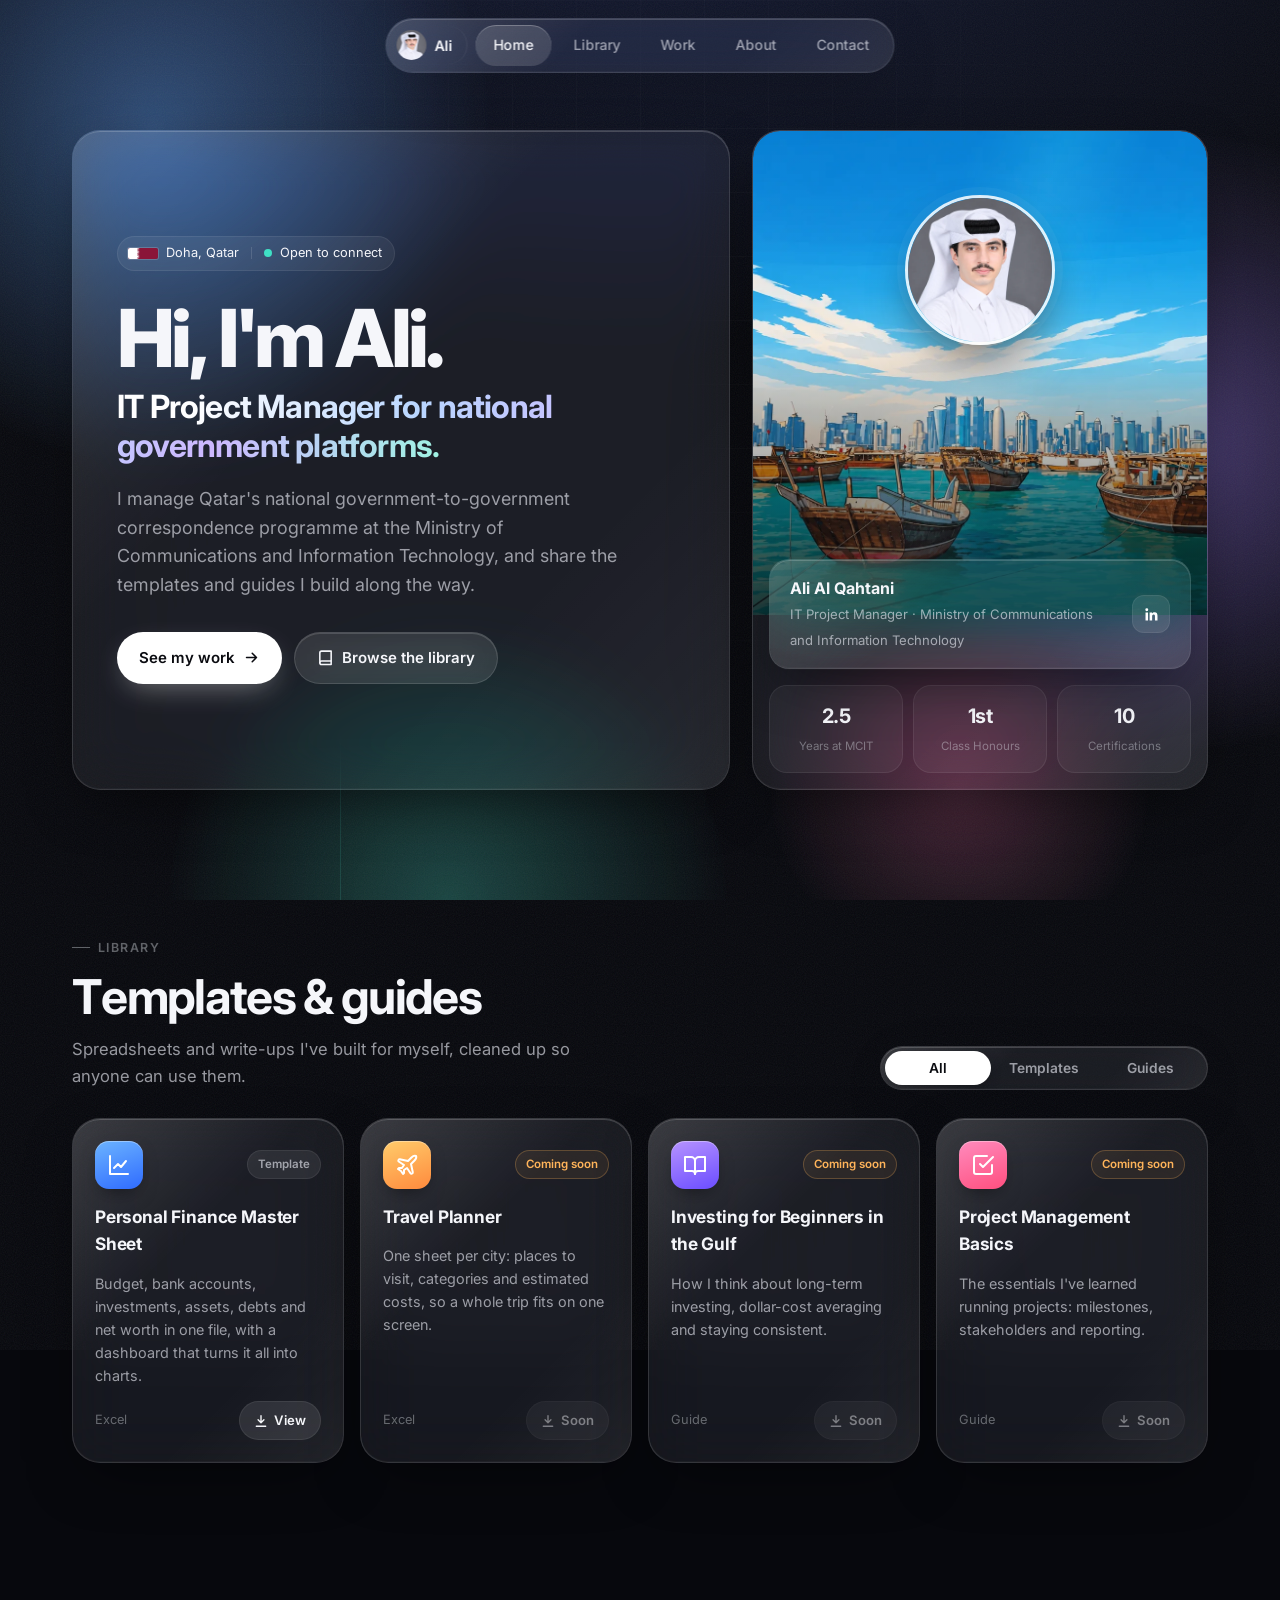
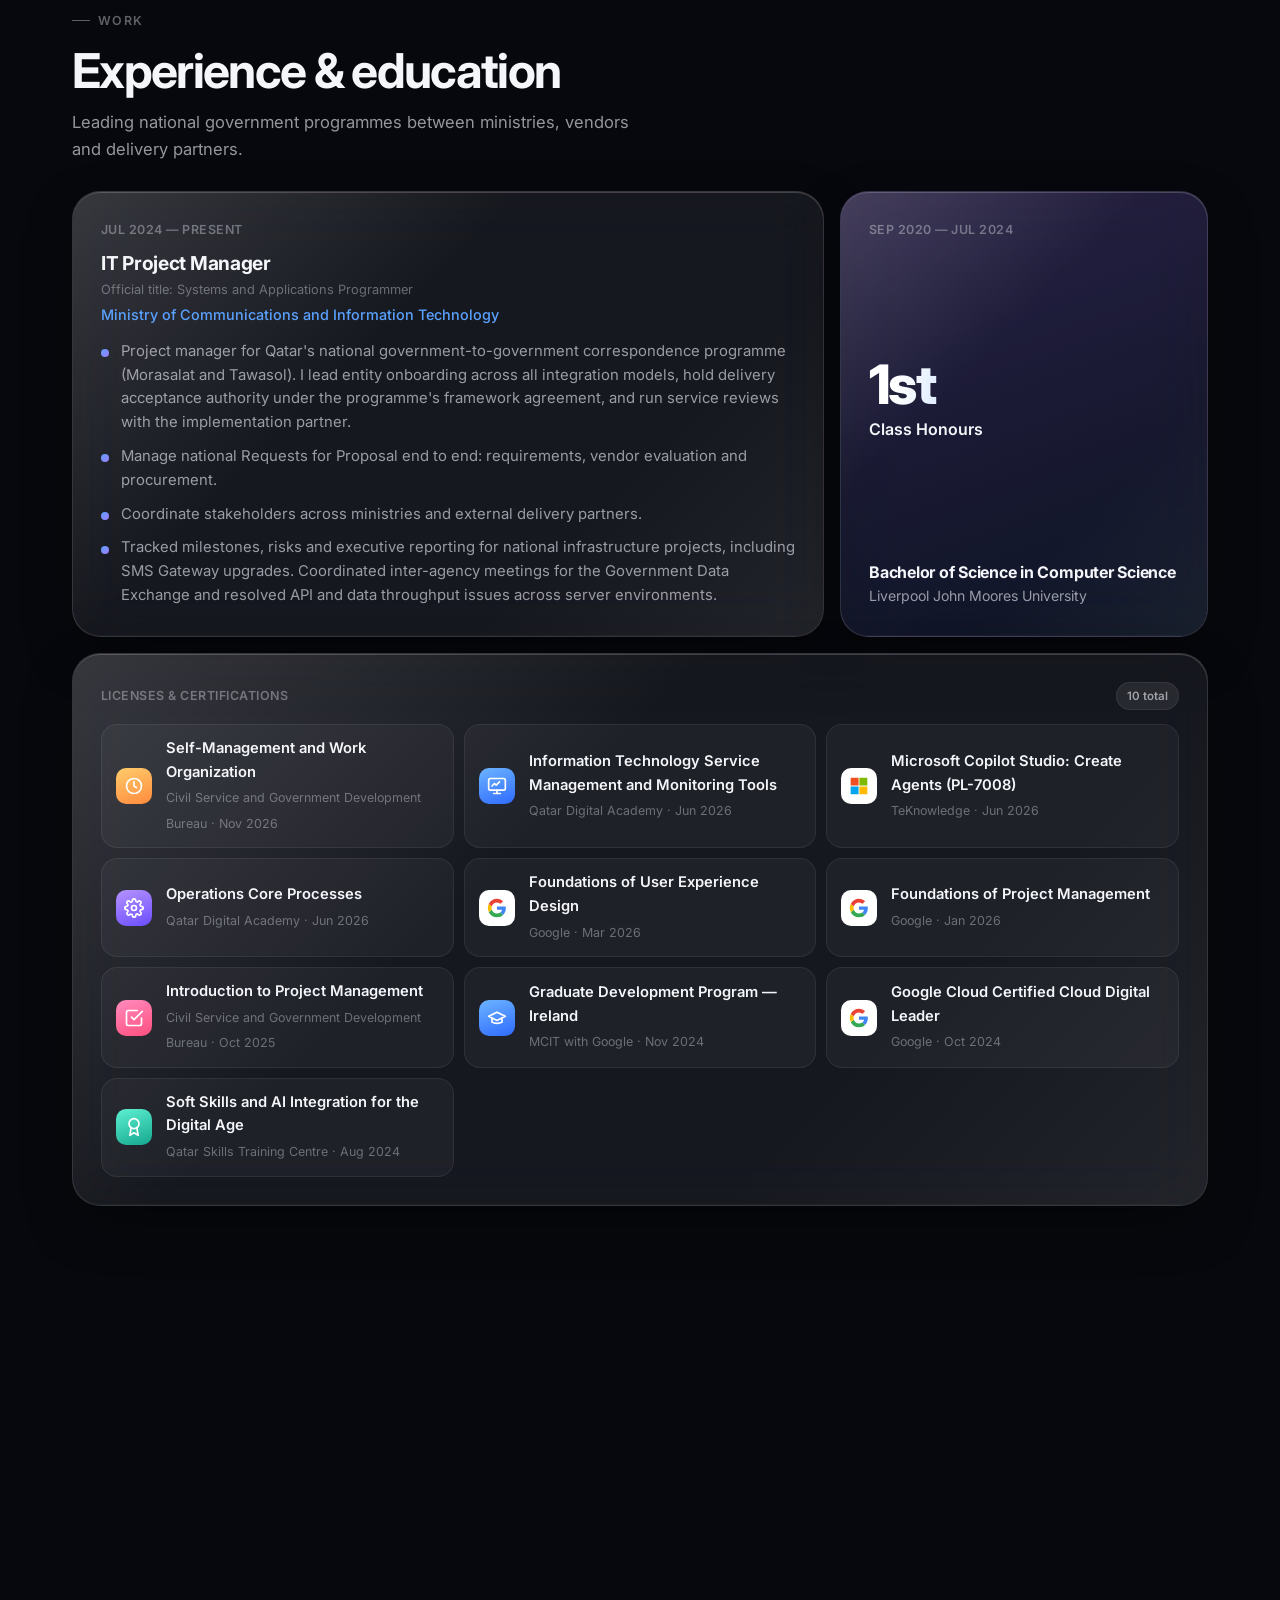
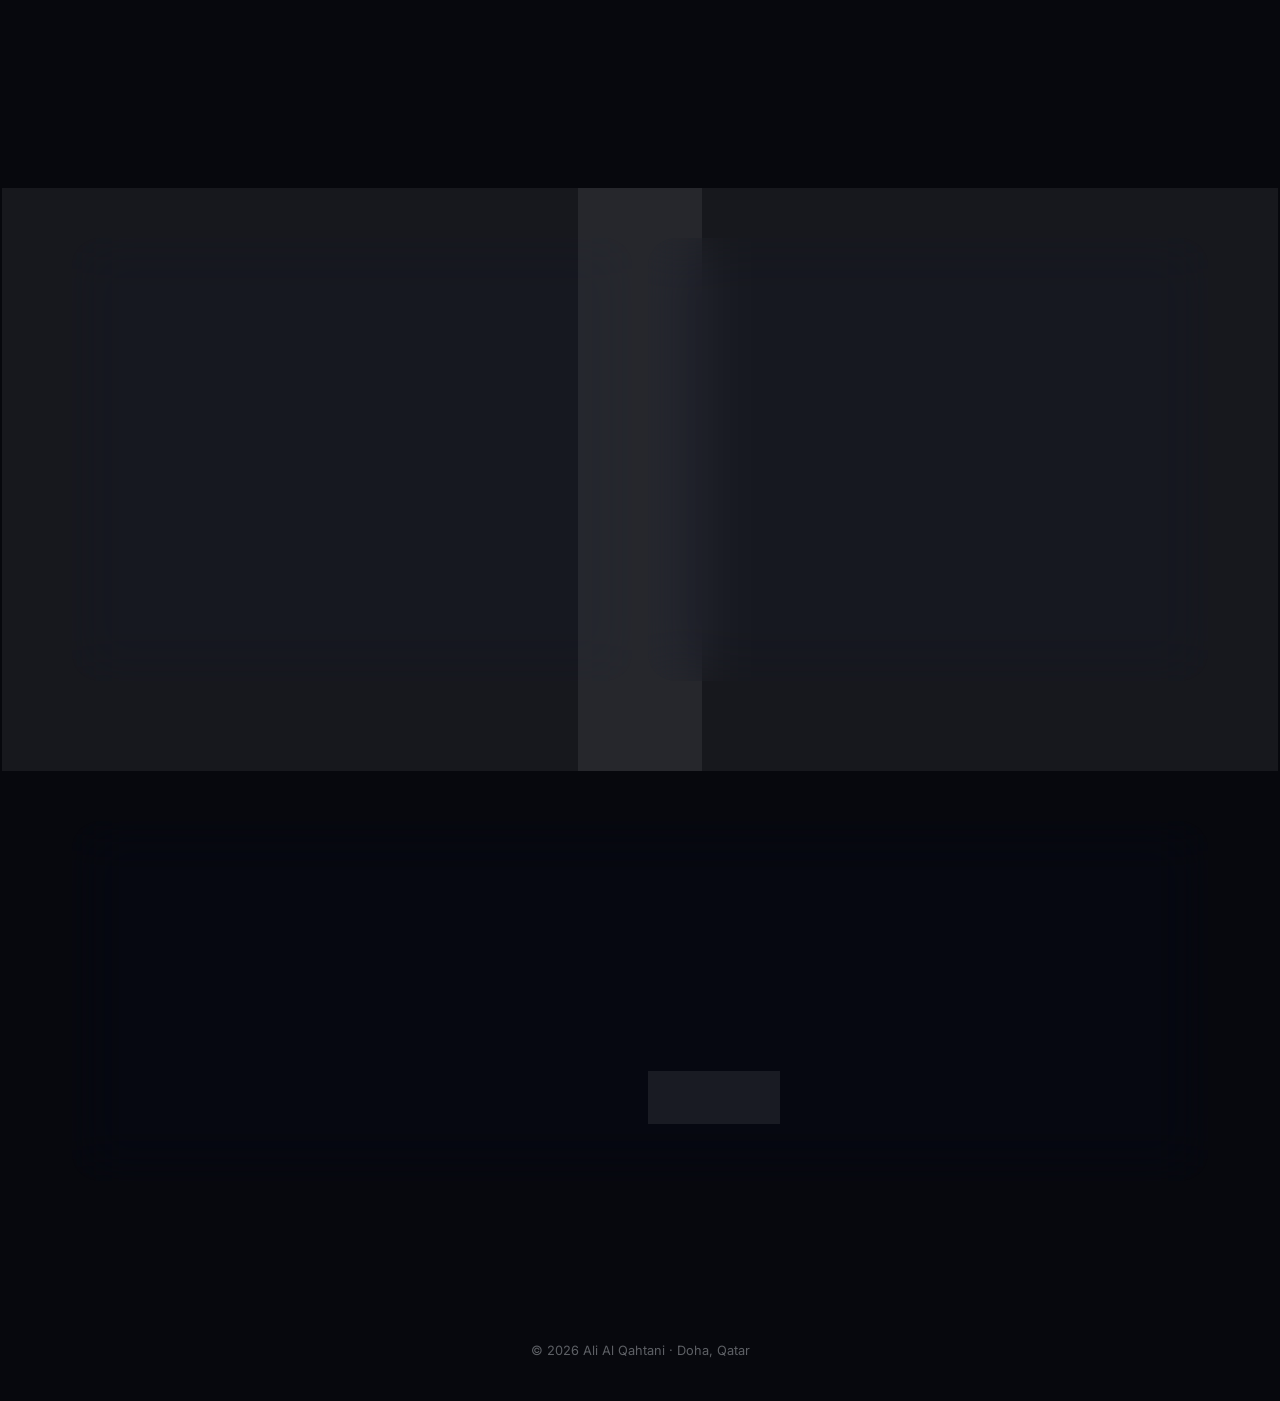
<file: index.html>
<!DOCTYPE html>
<html lang="en">
<head>
<meta charset="UTF-8">
<meta name="viewport" content="width=device-width, initial-scale=1.0, viewport-fit=cover">
<meta name="theme-color" content="#07080d">
<meta name="apple-mobile-web-app-capable" content="yes">
<meta name="apple-mobile-web-app-status-bar-style" content="black-translucent">
<title>Ali Al Qahtani</title>
<meta name="description" content="Ali Al Qahtani — project manager for national government platforms in Qatar. Templates, guides and work.">
<link rel="canonical" href="https://ali-qht.com/">
<meta property="og:type" content="website">
<meta property="og:url" content="https://ali-qht.com/">
<meta property="og:title" content="Ali Al Qahtani">
<meta property="og:description" content="Project manager for national government platforms in Qatar. Templates, guides and work.">
<meta property="og:image" content="https://ali-qht.com/assets/og-image.png">
<meta property="og:image:width" content="1200">
<meta property="og:image:height" content="630">
<meta name="twitter:card" content="summary_large_image">
<meta name="twitter:title" content="Ali Al Qahtani">
<meta name="twitter:description" content="Project manager for national government platforms in Qatar. Templates, guides and work.">
<meta name="twitter:image" content="https://ali-qht.com/assets/og-image.png">
<link rel="icon" href="data:image/svg+xml,<svg xmlns='http://www.w3.org/2000/svg' viewBox='0 0 64 64'><rect width='64' height='64' rx='16' fill='%2307080d'/><text x='50%' y='54%' text-anchor='middle' dominant-baseline='middle' font-family='-apple-system,Helvetica,Arial' font-weight='700' font-size='30' fill='white'>AQ</text></svg>">
<link rel="preconnect" href="https://fonts.googleapis.com">
<link rel="preconnect" href="https://fonts.gstatic.com" crossorigin>
<link href="https://fonts.googleapis.com/css2?family=Inter:wght@400;500;600;700;800&display=swap" rel="stylesheet">
<link rel="stylesheet" href="assets/site.css">
</head>
<body>

<div class="progress" id="progress" aria-hidden="true"></div>

<!-- Animated background -->
<div class="bg" aria-hidden="true">
  <div class="blob b1"></div><div class="blob b2"></div><div class="blob b3"></div><div class="blob b4"></div>
</div>
<div class="grid-lines" aria-hidden="true"></div>
<div class="grain" aria-hidden="true"></div>

<!-- Desktop navigation -->
<nav class="topnav glass" id="topnav" aria-label="Main">
  <a href="#home" class="brand" data-nav="home"><img src="assets/avatar.webp" alt=""><span>Ali</span></a>
  <span class="pill" id="pill"></span>
  <a href="#home" data-nav="home">Home</a>
  <a href="#library" data-nav="library">Library</a>
  <a href="#work" data-nav="work">Work</a>
  <a href="#about" data-nav="about">About</a>
  <a href="#contact" data-nav="contact">Contact</a>
</nav>

<main>

  <!-- ============ HERO ============ -->
  <section id="home" class="hero">
    <div class="hero-main glass spot reveal">
      <div class="status-row"><div class="status based"><svg class="flag" viewBox="0 0 28 11" aria-hidden="true"><rect width="28" height="11" fill="#8A1538"/><polygon fill="#fff" points="0,0 8,0 11,0.611 8,1.222 11,1.833 8,2.444 11,3.056 8,3.667 11,4.278 8,4.889 11,5.500 8,6.111 11,6.722 8,7.333 11,7.944 8,8.556 11,9.167 8,9.778 11,10.389 8,11.000 0,11"/></svg>Doha, Qatar<span class="sep"></span><i></i>Open to connect</div></div>
      <h1><span class="split">Hi, I'm Ali.</span></h1>
      <p class="role sweep"><span class="grad">IT Project Manager for national government platforms.</span></p>
      <p class="lead">I manage Qatar's national government-to-government correspondence programme at the Ministry of Communications and Information Technology, and share the templates and guides I build along the way.</p>
      <div class="cta">
        <a href="#work" class="btn btn-primary">See my work
          <svg viewBox="0 0 24 24" fill="none" stroke="currentColor" stroke-width="2.2" stroke-linecap="round" stroke-linejoin="round"><path d="M5 12h14M13 6l6 6-6 6"/></svg></a>
        <a href="#library" class="btn btn-glass">
          <svg viewBox="0 0 24 24" fill="none" stroke="currentColor" stroke-width="2.2" stroke-linecap="round" stroke-linejoin="round"><path d="M4 19.5A2.5 2.5 0 0 1 6.5 17H20V3H6.5A2.5 2.5 0 0 0 4 5.5v14z"/><path d="M4 19.5A2.5 2.5 0 0 0 6.5 22H20v-5"/></svg>
          Browse the library</a>
      </div>
    </div>

    <div class="hero-card glass reveal">
      <div class="hero-photo">
        <img class="scene" src="assets/harbor.webp" alt="Illustration of dhows in Doha harbour with the city skyline">
        <div class="portrait">
          <img src="assets/avatar.webp" alt="Ali Al Qahtani">
        </div>
      </div>
      <div class="hero-id glass">
        <div><strong>Ali Al Qahtani</strong><small>IT Project Manager · Ministry of Communications and Information Technology</small></div>
        <a class="li-btn" href="https://www.linkedin.com/in/ali-qht/" target="_blank" rel="noopener" aria-label="LinkedIn profile"><svg viewBox="0 0 24 24" fill="currentColor"><path d="M20.45 20.45h-3.56v-5.57c0-1.33-.02-3.04-1.85-3.04-1.85 0-2.14 1.45-2.14 2.94v5.67H9.35V9h3.41v1.56h.05c.48-.9 1.64-1.85 3.37-1.85 3.6 0 4.27 2.37 4.27 5.46v6.28zM5.34 7.43a2.06 2.06 0 1 1 0-4.13 2.06 2.06 0 0 1 0 4.13zM7.12 20.45H3.56V9h3.56v11.45z"/></svg></a>
      </div>
      <div class="stats">
        <div class="stat"><b id="yearsAt" data-since="2024-07">0</b><span>Years at MCIT</span></div>
        <div class="stat"><b>1st</b><span>Class Honours</span></div>
        <div class="stat"><b data-count="10">0</b><span>Certifications</span></div>
      </div>
    </div>
  </section>

  <!-- ============ LIBRARY ============ -->
  <section id="library">
    <div class="lib-head reveal">
      <div>
        <div class="eyebrow">Library</div>
        <h2 class="title">Templates &amp; guides</h2>
        <p class="sub">Spreadsheets and write-ups I've built for myself, cleaned up so anyone can use them.</p>
      </div>
      <div class="seg glass" id="seg">
        <span class="knob" id="knob"></span>
        <button class="on" data-filter="all">All</button>
        <button data-filter="template">Templates</button>
        <button data-filter="guide">Guides</button>
      </div>
    </div>
    <div class="lib-grid" id="libGrid"></div>
  </section>

  <!-- ============ WORK ============ -->
  <section id="work">
    <div class="reveal" style="margin-bottom:28px">
      <div class="eyebrow">Work</div>
      <h2 class="title">Experience &amp; education</h2>
      <p class="sub">Leading national government programmes between ministries, vendors and delivery partners.</p>
    </div>

    <div class="bento">
      <article class="card glass spot span-4 reveal">
        <div class="when">Jul 2024 — Present</div>
        <h3 style="margin-top:8px">IT Project Manager</h3>
        <div style="color:var(--faint);font-size:.8rem;margin-top:2px">Official title: Systems and Applications Programmer</div>
        <div class="org">Ministry of Communications and Information Technology</div>
        <ul>
          <li>Project manager for Qatar's national government-to-government correspondence programme (Morasalat and Tawasol). I lead entity onboarding across all integration models, hold delivery acceptance authority under the programme's framework agreement, and run service reviews with the implementation partner.</li>
          <li>Manage national Requests for Proposal end to end: requirements, vendor evaluation and procurement.</li>
          <li>Coordinate stakeholders across ministries and external delivery partners.</li>
          <li>Tracked milestones, risks and executive reporting for national infrastructure projects, including SMS Gateway upgrades. Coordinated inter-agency meetings for the Government Data Exchange and resolved API and data throughput issues across server environments.</li>
        </ul>
      </article>

      <article class="card glass spot span-2 honours reveal">
        <div class="when">Sep 2020 — Jul 2024</div>
        <div>
          <div class="big-num grad">1st</div>
          <div style="font-weight:600;margin-top:6px">Class Honours</div>
        </div>
        <div>
          <h3 style="font-size:1rem">Bachelor of Science in Computer Science</h3>
          <div style="color:var(--muted);font-size:.88rem">Liverpool John Moores University</div>
        </div>
      </article>

      <article class="card glass spot span-6 reveal">
        <div style="display:flex;justify-content:space-between;align-items:baseline;gap:12px;flex-wrap:wrap">
          <div class="when">Licenses &amp; certifications</div>
          <span class="chip">10 total</span>
        </div>
        <div class="certs cert-grid" style="margin-top:14px">
          <div class="cert"><div class="g" style="background:linear-gradient(160deg,#ffcc6b,#ff8a3d)"><svg viewBox="0 0 24 24" fill="none" stroke="#fff" stroke-width="2" stroke-linecap="round" stroke-linejoin="round"><circle cx="12" cy="12" r="9"/><path d="M12 7v5l3 2"/></svg></div><div><b>Self-Management and Work Organization</b><span>Civil Service and Government Development Bureau · Nov 2026</span></div></div>
          <div class="cert"><div class="g" style="background:linear-gradient(160deg,#6cb4ff,#2f6bff)"><svg viewBox="0 0 24 24" fill="none" stroke="#fff" stroke-width="2" stroke-linecap="round" stroke-linejoin="round"><rect x="2" y="3" width="20" height="14" rx="2"/><path d="M8 21h8M12 17v4M6 12l3-3 2 2 4-4"/></svg></div><div><b>Information Technology Service Management and Monitoring Tools</b><span>Qatar Digital Academy · Jun 2026</span></div></div>
          <div class="cert"><div class="g"><svg viewBox="0 0 24 24"><path fill="#F25022" d="M2 2h9.5v9.5H2z"/><path fill="#7FBA00" d="M12.5 2H22v9.5h-9.5z"/><path fill="#00A4EF" d="M2 12.5h9.5V22H2z"/><path fill="#FFB900" d="M12.5 12.5H22V22h-9.5z"/></svg></div><div><b>Microsoft Copilot Studio: Create Agents (PL-7008)</b><span>TeKnowledge · Jun 2026</span></div></div>
          <div class="cert"><div class="g" style="background:linear-gradient(160deg,#b693ff,#6b4dff)"><svg viewBox="0 0 24 24" fill="none" stroke="#fff" stroke-width="2" stroke-linecap="round" stroke-linejoin="round"><circle cx="12" cy="12" r="3"/><path d="M19.4 15a1.7 1.7 0 0 0 .3 1.8l.1.1a2 2 0 1 1-2.8 2.8l-.1-.1a1.7 1.7 0 0 0-1.8-.3 1.7 1.7 0 0 0-1 1.5V21a2 2 0 1 1-4 0v-.1a1.7 1.7 0 0 0-1.1-1.5 1.7 1.7 0 0 0-1.8.3l-.1.1a2 2 0 1 1-2.8-2.8l.1-.1a1.7 1.7 0 0 0 .3-1.8 1.7 1.7 0 0 0-1.5-1H3a2 2 0 1 1 0-4h.1a1.7 1.7 0 0 0 1.5-1.1 1.7 1.7 0 0 0-.3-1.8l-.1-.1a2 2 0 1 1 2.8-2.8l.1.1a1.7 1.7 0 0 0 1.8.3H9a1.7 1.7 0 0 0 1-1.5V3a2 2 0 1 1 4 0v.1a1.7 1.7 0 0 0 1 1.5 1.7 1.7 0 0 0 1.8-.3l.1-.1a2 2 0 1 1 2.8 2.8l-.1.1a1.7 1.7 0 0 0-.3 1.8V9a1.7 1.7 0 0 0 1.5 1H21a2 2 0 1 1 0 4h-.1a1.7 1.7 0 0 0-1.5 1z"/></svg></div><div><b>Operations Core Processes</b><span>Qatar Digital Academy · Jun 2026</span></div></div>
          <div class="cert"><div class="g"><svg viewBox="0 0 24 24"><path fill="#4285F4" d="M22.6 12.2c0-.8-.1-1.4-.2-2H12v3.8h6c-.1 1-.8 2.5-2.3 3.5l3.6 2.8c2.1-2 3.3-4.9 3.3-8.1z"/><path fill="#34A853" d="M12 23c3 0 5.5-1 7.3-2.7l-3.6-2.8c-.9.6-2.2 1.1-3.7 1.1-2.9 0-5.3-1.9-6.2-4.5l-3.7 2.9C3.9 20.6 7.6 23 12 23z"/><path fill="#FBBC05" d="M5.8 14.1c-.2-.6-.4-1.3-.4-2.1s.1-1.4.3-2.1L2 7.1C1.4 8.6 1 10.3 1 12s.4 3.4 1.1 4.9l3.7-2.8z"/><path fill="#EA4335" d="M12 5.4c2 0 3.4.9 4.2 1.6l3.1-3C17.5 2.1 15 1 12 1 7.6 1 3.9 3.4 2.1 7.1l3.7 2.9C6.7 7.3 9.1 5.4 12 5.4z"/></svg></div><div><b>Foundations of User Experience Design</b><span>Google · Mar 2026</span></div></div>
          <div class="cert"><div class="g"><svg viewBox="0 0 24 24"><path fill="#4285F4" d="M22.6 12.2c0-.8-.1-1.4-.2-2H12v3.8h6c-.1 1-.8 2.5-2.3 3.5l3.6 2.8c2.1-2 3.3-4.9 3.3-8.1z"/><path fill="#34A853" d="M12 23c3 0 5.5-1 7.3-2.7l-3.6-2.8c-.9.6-2.2 1.1-3.7 1.1-2.9 0-5.3-1.9-6.2-4.5l-3.7 2.9C3.9 20.6 7.6 23 12 23z"/><path fill="#FBBC05" d="M5.8 14.1c-.2-.6-.4-1.3-.4-2.1s.1-1.4.3-2.1L2 7.1C1.4 8.6 1 10.3 1 12s.4 3.4 1.1 4.9l3.7-2.8z"/><path fill="#EA4335" d="M12 5.4c2 0 3.4.9 4.2 1.6l3.1-3C17.5 2.1 15 1 12 1 7.6 1 3.9 3.4 2.1 7.1l3.7 2.9C6.7 7.3 9.1 5.4 12 5.4z"/></svg></div><div><b>Foundations of Project Management</b><span>Google · Jan 2026</span></div></div>
          <div class="cert"><div class="g" style="background:linear-gradient(160deg,#ff8bbd,#ff4f7f)"><svg viewBox="0 0 24 24" fill="none" stroke="#fff" stroke-width="2" stroke-linecap="round" stroke-linejoin="round"><path d="M9 11l3 3L22 4"/><path d="M21 12v7a2 2 0 0 1-2 2H5a2 2 0 0 1-2-2V5a2 2 0 0 1 2-2h11"/></svg></div><div><b>Introduction to Project Management</b><span>Civil Service and Government Development Bureau · Oct 2025</span></div></div>
          <div class="cert"><div class="g" style="background:linear-gradient(160deg,#6cb4ff,#2f6bff)"><svg viewBox="0 0 24 24" fill="none" stroke="#fff" stroke-width="2" stroke-linecap="round" stroke-linejoin="round"><path d="M22 10 12 5 2 10l10 5 10-5z"/><path d="M6 12v5c3 2 9 2 12 0v-5"/></svg></div><div><b>Graduate Development Program — Ireland</b><span>MCIT with Google · Nov 2024</span></div></div>
          <div class="cert"><div class="g"><svg viewBox="0 0 24 24"><path fill="#4285F4" d="M22.6 12.2c0-.8-.1-1.4-.2-2H12v3.8h6c-.1 1-.8 2.5-2.3 3.5l3.6 2.8c2.1-2 3.3-4.9 3.3-8.1z"/><path fill="#34A853" d="M12 23c3 0 5.5-1 7.3-2.7l-3.6-2.8c-.9.6-2.2 1.1-3.7 1.1-2.9 0-5.3-1.9-6.2-4.5l-3.7 2.9C3.9 20.6 7.6 23 12 23z"/><path fill="#FBBC05" d="M5.8 14.1c-.2-.6-.4-1.3-.4-2.1s.1-1.4.3-2.1L2 7.1C1.4 8.6 1 10.3 1 12s.4 3.4 1.1 4.9l3.7-2.8z"/><path fill="#EA4335" d="M12 5.4c2 0 3.4.9 4.2 1.6l3.1-3C17.5 2.1 15 1 12 1 7.6 1 3.9 3.4 2.1 7.1l3.7 2.9C6.7 7.3 9.1 5.4 12 5.4z"/></svg></div><div><b>Google Cloud Certified Cloud Digital Leader</b><span>Google · Oct 2024</span></div></div>
          <div class="cert"><div class="g" style="background:linear-gradient(160deg,#5ef0d2,#14a88f)"><svg viewBox="0 0 24 24" fill="none" stroke="#fff" stroke-width="2" stroke-linecap="round" stroke-linejoin="round"><circle cx="12" cy="8" r="6"/><path d="M15.5 13.5 17 22l-5-3-5 3 1.5-8.5"/></svg></div><div><b>Soft Skills and AI Integration for the Digital Age</b><span>Qatar Skills Training Centre · Aug 2024</span></div></div>
        </div>
      </article>

      <article class="card glass spot span-6 reveal" style="display:flex;justify-content:space-between;align-items:center;gap:20px;flex-wrap:wrap">
        <div style="max-width:640px">
          <div class="when">Senior project · 2023 — 2024</div>
          <h3 style="margin-top:6px">AI-Powered Journal App</h3>
          <p style="color:var(--muted);font-size:.9rem;margin-top:6px">A full-stack journaling app where diary entries are saved to a calendar, so each day has its own page to write in and look back on.</p>
          <ul style="margin-top:14px">
            <li>Integrated the ChatGPT API to bring AI-driven features into the writing experience.</li>
            <li>Used the Pinecone API, a vector database, to store and work with journal entries.</li>
            <li>Built on MongoDB, Express, React and Node.js.</li>
            <li>Backed by a 20,000-word dissertation on artificial intelligence and user experience.</li>
          </ul>
        </div>
        <div class="tags"><span class="chip">ChatGPT API</span><span class="chip">Pinecone</span><span class="chip">MongoDB</span><span class="chip">Express</span><span class="chip">React</span><span class="chip">Node.js</span></div>
      </article>
    </div>
  </section>

  <!-- ============ ABOUT ============ -->
  <section id="about">
    <div class="reveal" style="margin-bottom:28px">
      <div class="eyebrow">About</div>
      <h2 class="title">A bit about me</h2>
    </div>
    <div class="about">
      <div class="card glass spot reveal">
        <p>I'm a Computer Science graduate from Liverpool John Moores University, working at the Ministry of Communications and Information Technology in Qatar. My job sits between technology and people: I turn technical requirements into plans that government entities can act on.</p>
        <p>Outside work, I'm into personal finance and long-term investing, motion design, and building tools that keep my life organized. This site is where I share the useful ones.</p>
        <div class="interests">
          <div class="interest">
            <svg viewBox="0 0 24 24" fill="none" stroke="currentColor" stroke-width="2" stroke-linecap="round" stroke-linejoin="round"><path d="M3 3v18h18"/><path d="m7 15 4-4 3 3 5-6"/></svg>
            <b>Investing</b><span>Long-term, data-driven</span></div>
          <div class="interest">
            <svg viewBox="0 0 24 24" fill="none" stroke="currentColor" stroke-width="2" stroke-linecap="round" stroke-linejoin="round"><rect x="2" y="4" width="20" height="16" rx="3"/><path d="m10 9 5 3-5 3V9z"/></svg>
            <b>Motion design</b><span>Adobe After Effects</span></div>
          <div class="interest">
            <svg viewBox="0 0 24 24" fill="none" stroke="currentColor" stroke-width="2" stroke-linecap="round" stroke-linejoin="round"><path d="M2 4h6a4 4 0 0 1 4 4v13a3 3 0 0 0-3-3H2z"/><path d="M22 4h-6a4 4 0 0 0-4 4v13a3 3 0 0 1 3-3h7z"/></svg>
            <b>Reading</b><span>Financial non-fiction</span></div>
        </div>
      </div>
      <div class="card glass spot reveal">
        <div class="when" style="margin-bottom:14px">Toolkit</div>
        <div class="skillset">
          <span class="skill">Project Coordination</span><span class="skill">Stakeholder Management</span>
          <span class="skill">Request for Proposal Management</span><span class="skill">Risk Assessment</span>
          <span class="skill">Google Cloud</span><span class="skill">Generative AI</span>
          <span class="skill">Data Analytics</span><span class="skill">Spreadsheets</span>
          <span class="skill">Python</span><span class="skill">JavaScript</span><span class="skill">React</span>
          <span class="skill">Node.js</span><span class="skill">SQL</span><span class="skill">HTML / CSS</span>
          <span class="skill">After Effects</span>
        </div>
        <div class="when" style="margin:26px 0 14px">Languages</div>
        <div class="skillset"><span class="skill">Bilingual — Arabic &amp; English</span></div>
      </div>
    </div>
  </section>

  <!-- ============ CONTACT ============ -->
  <section id="contact">
    <div class="contact glass spot reveal">
      <div class="eyebrow" style="justify-content:center">Contact</div>
      <h2>Let's <span class="grad">talk.</span></h2>
      <p>Questions about a template, an idea to share, or just want to connect? Reach out.</p>
      <div class="cta">
        <a class="btn btn-primary" href="mailto:ali.qahtani@proton.me">
          <svg viewBox="0 0 24 24" fill="none" stroke="currentColor" stroke-width="2.2" stroke-linecap="round" stroke-linejoin="round"><rect x="2" y="4" width="20" height="16" rx="3"/><path d="m22 7-10 6L2 7"/></svg>
          Email me</a>
        <a class="btn btn-glass" href="https://www.linkedin.com/in/ali-qht/" target="_blank" rel="noopener">
          <svg viewBox="0 0 24 24" fill="currentColor"><path d="M20.45 20.45h-3.56v-5.57c0-1.33-.02-3.04-1.85-3.04-1.85 0-2.14 1.45-2.14 2.94v5.67H9.35V9h3.41v1.56h.05c.48-.9 1.64-1.85 3.37-1.85 3.6 0 4.27 2.37 4.27 5.46v6.28zM5.34 7.43a2.06 2.06 0 1 1 0-4.13 2.06 2.06 0 0 1 0 4.13zM7.12 20.45H3.56V9h3.56v11.45zM22.22 0H1.77C.79 0 0 .77 0 1.73v20.54C0 23.23.79 24 1.77 24h20.45c.98 0 1.78-.77 1.78-1.73V1.73C24 .77 23.2 0 22.22 0z"/></svg>
          LinkedIn</a>
      </div>
    </div>
  </section>
</main>

<footer>© <span id="year"></span> Ali Al Qahtani · Doha, Qatar</footer>

<!-- Mobile dock -->
<nav class="dock glass" id="dock" aria-label="Sections">
  <span class="tab-pill" id="tabPill"></span>
  <a href="#home" data-nav="home"><svg viewBox="0 0 24 24" fill="none" stroke="currentColor" stroke-width="1.9" stroke-linecap="round" stroke-linejoin="round"><path d="M3.5 10.2 12 3.5l8.5 6.7V20a1 1 0 0 1-1 1H15v-6h-6v6H4.5a1 1 0 0 1-1-1z"/></svg>Home</a>
  <a href="#library" data-nav="library"><svg viewBox="0 0 24 24" fill="none" stroke="currentColor" stroke-width="1.9" stroke-linecap="round" stroke-linejoin="round"><path d="M4 19.5A2.5 2.5 0 0 1 6.5 17H20V3H6.5A2.5 2.5 0 0 0 4 5.5v14z"/><path d="M4 19.5A2.5 2.5 0 0 0 6.5 22H20v-5"/></svg>Library</a>
  <a href="#work" data-nav="work"><svg viewBox="0 0 24 24" fill="none" stroke="currentColor" stroke-width="1.9" stroke-linecap="round" stroke-linejoin="round"><rect x="2.5" y="7" width="19" height="13.5" rx="2.5"/><path d="M16 7V5.5A2.5 2.5 0 0 0 13.5 3h-3A2.5 2.5 0 0 0 8 5.5V7"/></svg>Work</a>
  <a href="#about" data-nav="about"><svg viewBox="0 0 24 24" fill="none" stroke="currentColor" stroke-width="1.9" stroke-linecap="round" stroke-linejoin="round"><circle cx="12" cy="8" r="4"/><path d="M4.5 21c.6-3.8 3.8-6 7.5-6s6.9 2.2 7.5 6z"/></svg>About</a>
  <a href="#contact" data-nav="contact"><svg viewBox="0 0 24 24" fill="none" stroke="currentColor" stroke-width="1.9" stroke-linecap="round" stroke-linejoin="round"><path d="M21 11.5a8.4 8.4 0 0 1-12.3 7.5L3 21l2-5.5A8.4 8.4 0 1 1 21 11.5z"/></svg>Contact</a>
</nav>

<script>
/* =====================================================
   LIBRARY — edit this list to add your files.
   type:   "template" or "guide"
   page:   a page about the item, e.g. "finance-master-sheet.html" (opens the page)
   file:   path to the file in your repo, e.g. "files/net-worth.xlsx"
           (leave as "" to show "Coming soon")
   format: shown on the card, e.g. "Excel", "PDF", "Google Sheets"
   color:  "blue" | "amber" | "violet" | "teal" | "pink"
   icon:   "sheet" | "plane" | "book" | "chart" | "check"
   ===================================================== */
const LIBRARY = [
  { type:"template", title:"Personal Finance Master Sheet", desc:"Budget, bank accounts, investments, assets, debts and net worth in one file, with a dashboard that turns it all into charts.", format:"Excel", page:"finance-master-sheet.html", color:"blue", icon:"chart" },
  { type:"template", title:"Travel Planner", desc:"One sheet per city: places to visit, categories and estimated costs, so a whole trip fits on one screen.", format:"Excel", file:"", color:"amber", icon:"plane" },
  { type:"guide", title:"Investing for Beginners in the Gulf", desc:"How I think about long-term investing, dollar-cost averaging and staying consistent.", format:"Guide", file:"", color:"violet", icon:"book" },
  { type:"guide", title:"Project Management Basics", desc:"The essentials I've learned running projects: milestones, stakeholders and reporting.", format:"Guide", file:"", color:"pink", icon:"check" },
];

const ICONS = {
  sheet:'<rect x="3" y="3" width="18" height="18" rx="2"/><path d="M3 9h18M3 15h18M9 3v18"/>',
  plane:'<path d="M17.8 19.2 16 11l3.5-3.5C21 6 21.5 4 21 3c-1-.5-3 0-4.5 1.5L13 8 4.8 6.2c-.5-.1-.9.1-1.1.5l-.3.5c-.2.5-.1 1 .3 1.3L9 12l-2 3H4l-1 1 3 2 2 3 1-1v-3l3-2 3.5 5.3c.3.4.8.5 1.3.3l.5-.2c.4-.3.6-.7.5-1.2z"/>',
  book:'<path d="M2 4h6a4 4 0 0 1 4 4v13a3 3 0 0 0-3-3H2z"/><path d="M22 4h-6a4 4 0 0 0-4 4v13a3 3 0 0 1 3-3h7z"/>',
  chart:'<path d="M3 3v18h18"/><path d="m7 15 4-4 3 3 5-6"/>',
  check:'<path d="M9 11l3 3L22 4"/><path d="M21 12v7a2 2 0 0 1-2 2H5a2 2 0 0 1-2-2V5a2 2 0 0 1 2-2h11"/>'
};
const COLORS = { blue:"i-home", amber:"i-lib", violet:"i-work", teal:"i-about", pink:"i-contact" };

const grid = document.getElementById("libGrid");
grid.innerHTML = LIBRARY.map(it => {
  const ready = !!(it.file || it.page);
  const href = it.page || it.file;
  return `<article class="item glass spot reveal" data-type="${it.type}">
    <div class="top">
      <div class="app-ico ${COLORS[it.color]||"i-home"}"><svg viewBox="0 0 24 24" fill="none" stroke="currentColor" stroke-width="2" stroke-linecap="round" stroke-linejoin="round">${ICONS[it.icon]||ICONS.sheet}</svg></div>
      <span class="chip ${ready?"":"soon"}">${ready ? (it.type==="guide"?"Guide":"Template") : "Coming soon"}</span>
    </div>
    <h3>${it.title}</h3>
    <p>${it.desc}</p>
    <div class="meta"><span>${it.format}</span>
      <a class="dl" href="${ready?href:"#"}" ${ready ? (it.page ? "" : "download") : 'aria-disabled="true"'}>
        <svg viewBox="0 0 24 24" fill="none" stroke="currentColor" stroke-width="2.4" stroke-linecap="round" stroke-linejoin="round"><path d="M12 3v12m0 0-5-5m5 5 5-5M4 21h16"/></svg>
        ${ready ? (it.page ? "View" : (it.type==="guide"?"Open":"Download")) : "Soon"}</a>
    </div>
  </article>`;
}).join("");

/* Segmented filter */
const seg = document.getElementById("seg"), knob = document.getElementById("knob");
const segBtns = [...seg.querySelectorAll("button")];
function placeKnob(b){ knob.style.setProperty("--i", segBtns.indexOf(b)); }
segBtns.forEach(b => b.addEventListener("click", () => {
  segBtns.forEach(x => x.classList.remove("on")); b.classList.add("on"); placeKnob(b);
  const f = b.dataset.filter;
  grid.querySelectorAll(".item").forEach(card => card.classList.toggle("hide", f!=="all" && card.dataset.type!==f));
}));

/* Reveal on scroll */
const io = new IntersectionObserver(entries => entries.forEach(e => {
  if (e.isIntersecting){ const t = e.target; t.classList.add("in"); io.unobserve(t); setTimeout(() => { t.style.transitionDelay = ""; }, 1300); }
}), { threshold:.12, rootMargin:"0px 0px -40px 0px" });
document.querySelectorAll(".reveal").forEach((el,i) => { el.style.transitionDelay = (i%3)*80+"ms"; io.observe(el); });

/* Years at MCIT, counted the way LinkedIn does (start month included) */
(() => {
  const el = document.getElementById("yearsAt"); const [y,m] = el.dataset.since.split("-").map(Number);
  const now = new Date(); const months = (now.getFullYear()-y)*12 + (now.getMonth()+1-m) + 1;
  const target = Math.floor(months/12*10)/10; let v = 0;
  const tick = () => { v = Math.min(target, +(v+0.1).toFixed(1)); el.textContent = v.toFixed(1); if (v < target) setTimeout(tick, 900/(target*10)); };
  el.textContent = "0.0"; setTimeout(tick, 700);
})();

/* Count-up stats */
document.querySelectorAll("[data-count]").forEach(el => {
  const target = +el.dataset.count; let n = 0;
  const step = () => { n++; el.textContent = n; if (n < target) setTimeout(step, Math.max(60, 900/target)); };
  setTimeout(step, 700);
});

/* Cursor spotlight on glass cards */
document.addEventListener("pointermove", e => {
  const card = e.target.closest(".spot"); if (!card) return;
  const r = card.getBoundingClientRect();
  card.style.setProperty("--mx", (e.clientX-r.left)+"px");
  card.style.setProperty("--my", (e.clientY-r.top)+"px");
});

/* Scroll spy for top nav + dock */
const pill = document.getElementById("pill");
const topLinks = [...document.querySelectorAll(".topnav a:not(.brand)")];
const dockLinks = [...document.querySelectorAll(".dock a")];
function setActive(id){
  topLinks.forEach(a => a.classList.toggle("active", a.dataset.nav===id));
  dockLinks.forEach(a => a.classList.toggle("active", a.dataset.nav===id));
  const di = dockLinks.findIndex(a => a.dataset.nav===id); if (di > -1) document.getElementById("tabPill").style.setProperty("--i", di);
  const a = topLinks.find(x => x.dataset.nav===id);
  if (a){ pill.style.left = a.offsetLeft+"px"; pill.style.width = a.offsetWidth+"px"; }
}
const sections = ["home","library","work","about","contact"].map(id => document.getElementById(id));
function spy(){
  const y = window.scrollY + window.innerHeight*.35;
  let cur = "home";
  sections.forEach(s => { if (s.offsetTop <= y) cur = s.id; });
  if (window.innerHeight + window.scrollY >= document.body.scrollHeight - 4) cur = "contact";
  setActive(cur);
}
window.addEventListener("scroll", spy, { passive:true });
window.addEventListener("resize", () => { spy(); placeKnob(seg.querySelector(".on")); });
window.addEventListener("load", () => { spy(); placeKnob(seg.querySelector(".on")); });
document.fonts && document.fonts.ready.then(() => { spy(); placeKnob(seg.querySelector(".on")); });


/* ============ MICRO-ANIMATIONS ============ */
const reduce = matchMedia("(prefers-reduced-motion: reduce)").matches;
const finePointer = matchMedia("(hover: hover) and (pointer: fine)").matches;

/* Headline: words rise in one by one */
document.querySelectorAll(".hero h1 .split").forEach(el => {
  el.innerHTML = el.textContent.split(" ").map((w,i) => `<span class="w" style="animation-delay:${120+i*110}ms">${w}</span>`).join(" ");
});

/* Section titles: letters cascade in when scrolled into view */
document.querySelectorAll("h2.title").forEach(h => {
  let i = 0;
  h.innerHTML = h.textContent.split(" ").map(word =>
    `<span class="wd">${[...word].map(c => `<span class="ch" style="transition-delay:${(i++)*22}ms">${c}</span>`).join("")}</span>`
  ).join(" ");
  h.setAttribute("aria-label", h.textContent);
});

/* Scroll progress line */
const prog = document.getElementById("progress");
const setProg = () => {
  const max = document.documentElement.scrollHeight - innerHeight;
  prog.style.transform = `scaleX(${max > 0 ? scrollY / max : 0})`;
};
addEventListener("scroll", setProg, { passive:true }); setProg();

if (!reduce && finePointer) {
  /* 3D tilt toward the cursor */
  document.querySelectorAll(".card.glass, .item, .hero-main, .hero-card").forEach(el => {
    el.classList.add("tilt");
    const lift = el.classList.contains("item") ? " translateY(-6px)" : "";
    el.addEventListener("pointermove", e => {
      if (!el.classList.contains("in")) return;
      const r = el.getBoundingClientRect();
      const x = (e.clientX - r.left) / r.width - .5, y = (e.clientY - r.top) / r.height - .5;
      const max = r.width > 600 ? 2.5 : 5;
      el.classList.add("tilting");
      el.style.transform = `perspective(1000px) rotateX(${(-y*max).toFixed(2)}deg) rotateY(${(x*max).toFixed(2)}deg)${lift}`;
    });
    el.addEventListener("pointerleave", () => { el.classList.remove("tilting"); el.style.transform = ""; });
  });

  /* Magnetic buttons */
  document.querySelectorAll(".btn, .dl").forEach(b => {
    b.classList.add("mag");
    b.addEventListener("pointermove", e => {
      const r = b.getBoundingClientRect();
      const x = e.clientX - r.left - r.width/2, y = e.clientY - r.top - r.height/2;
      b.style.transform = `translate(${x*.18}px, ${y*.28}px)`;
    });
    b.addEventListener("pointerleave", () => { b.style.transform = ""; });
  });
}



document.getElementById("year").textContent = new Date().getFullYear();
</script>
</body>
</html>
</file>
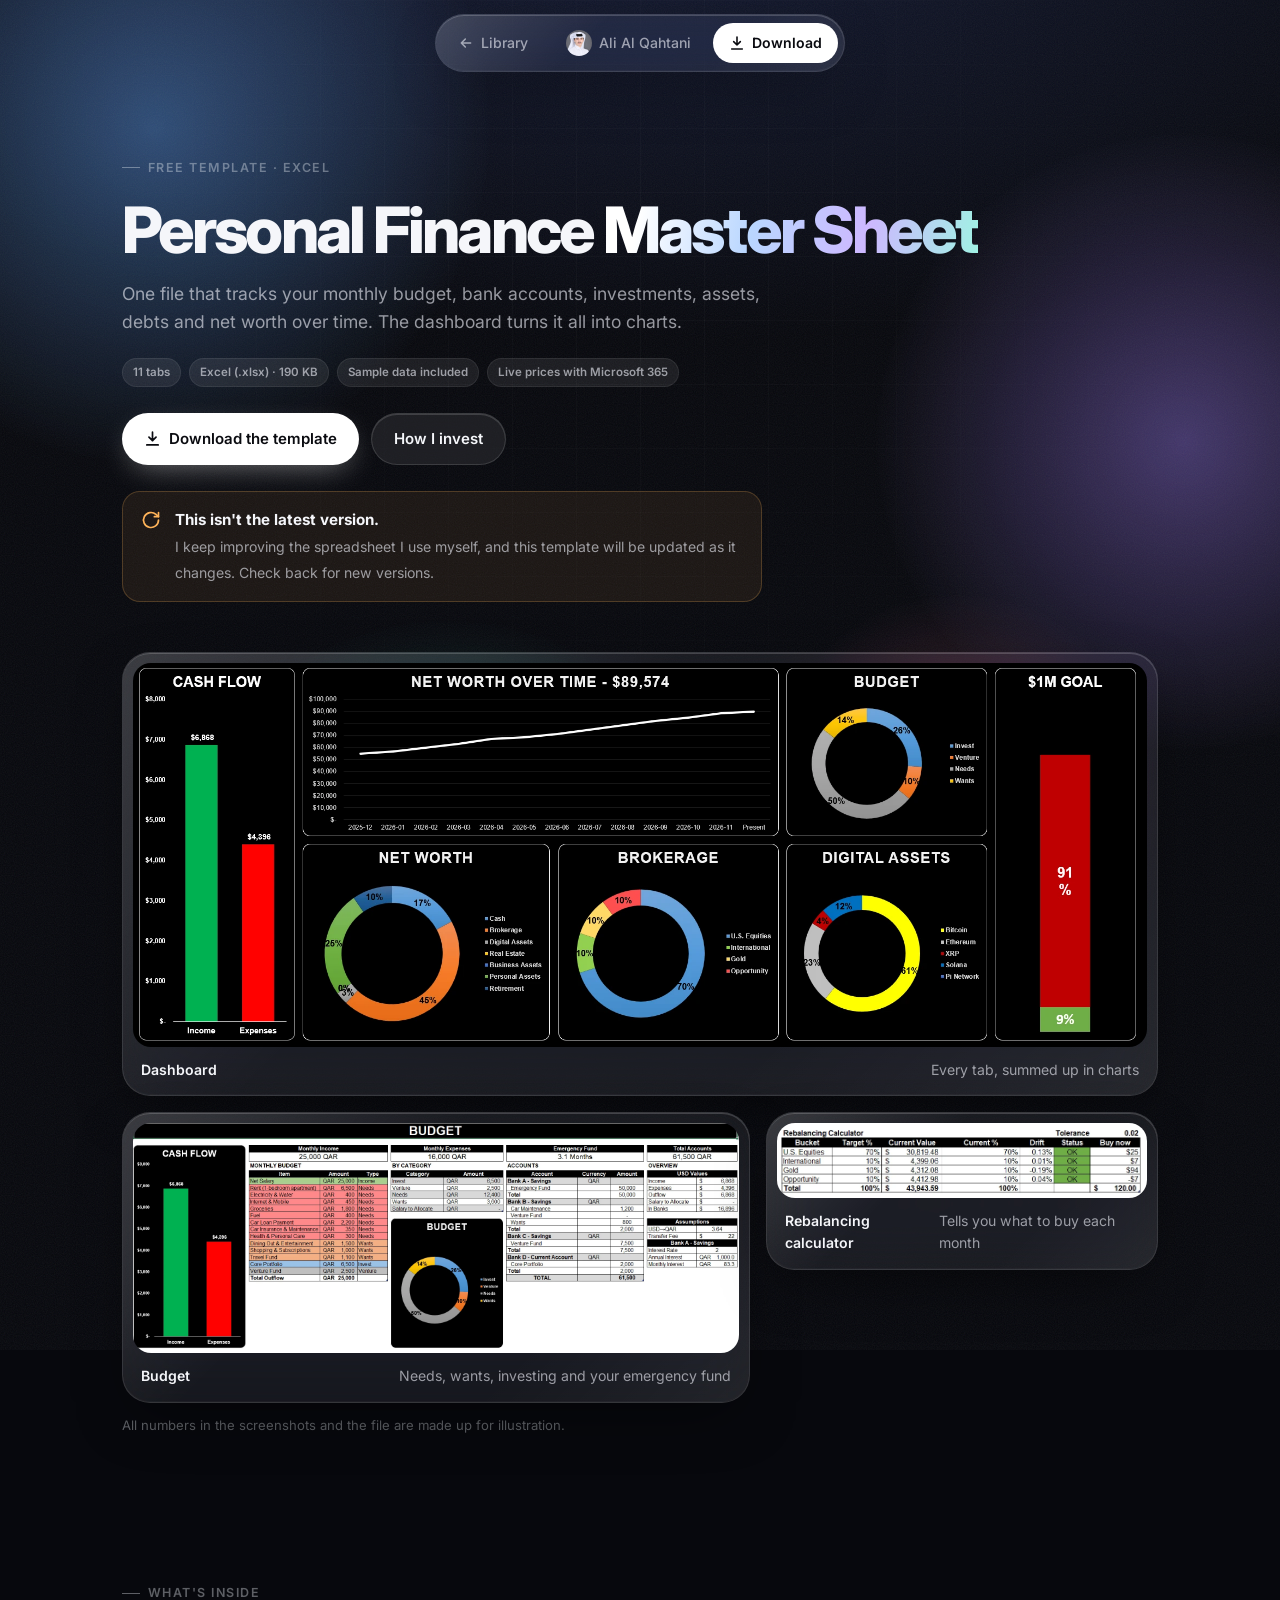
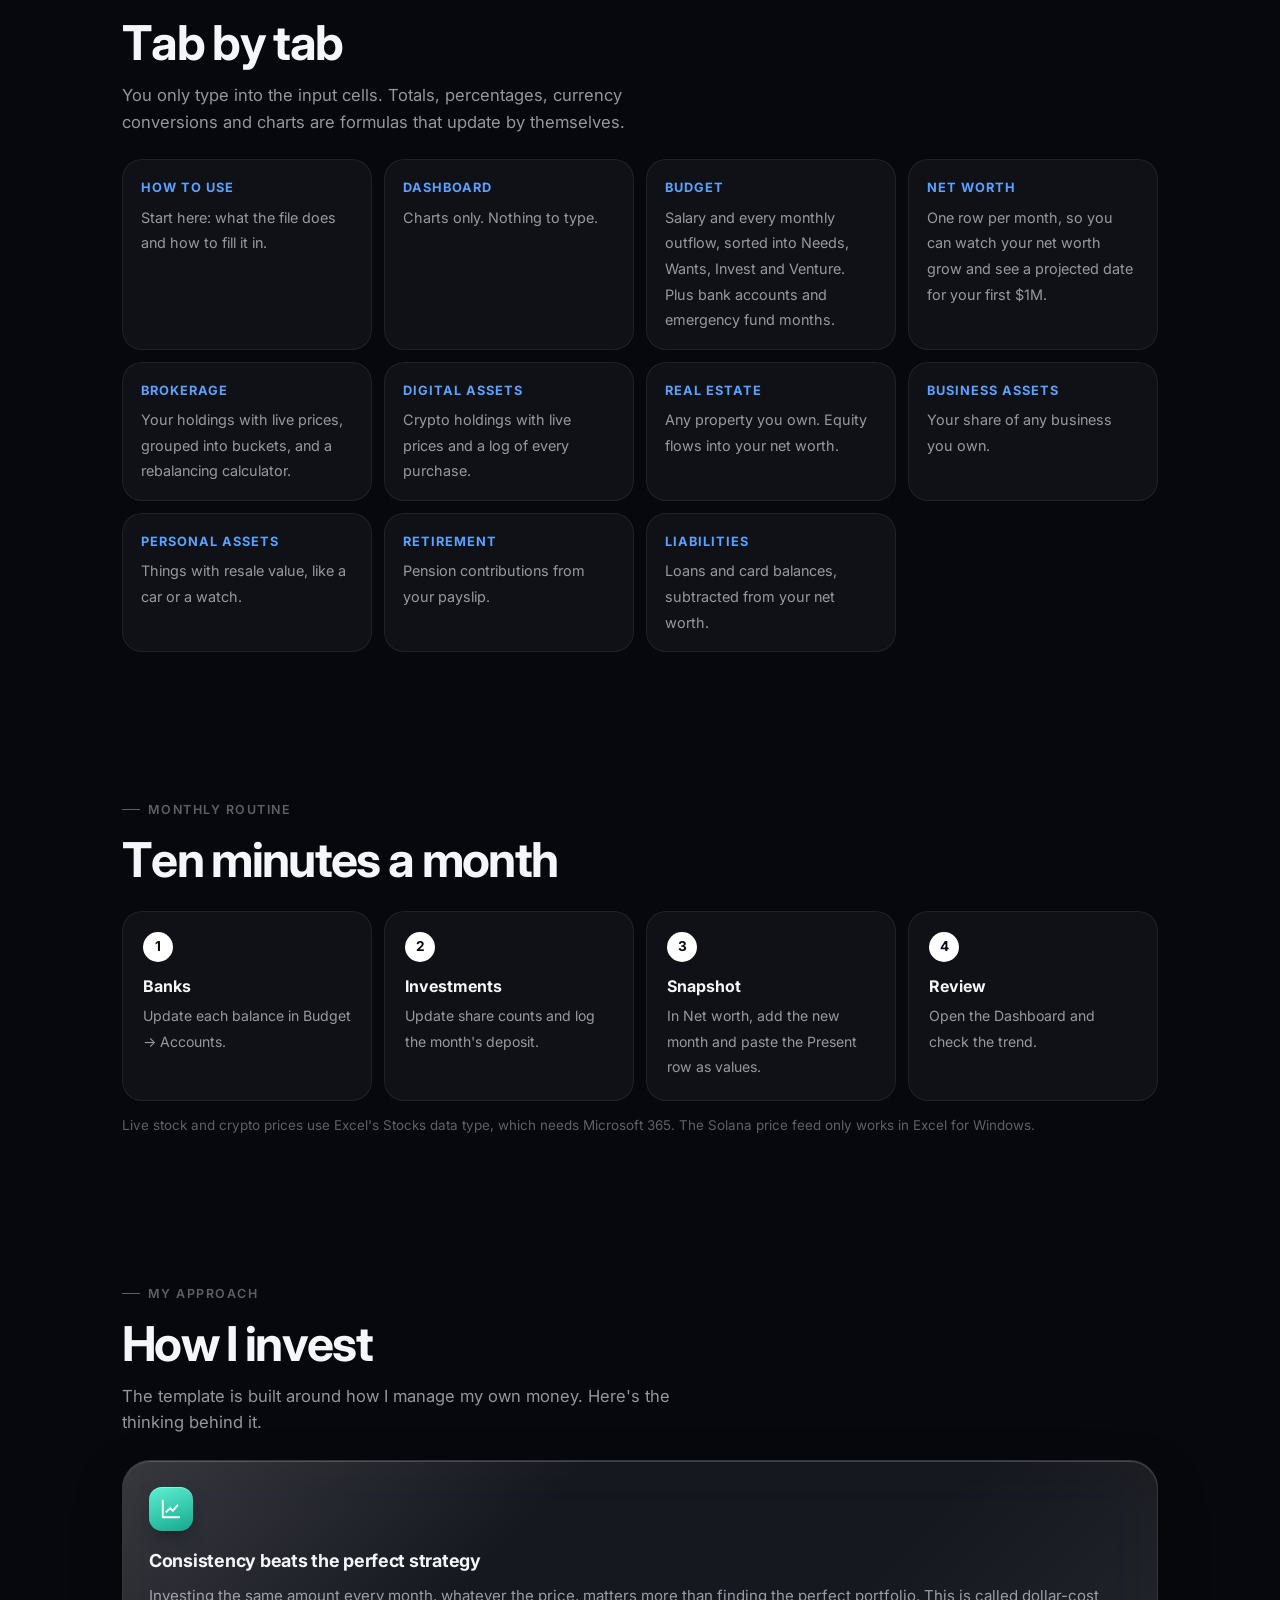
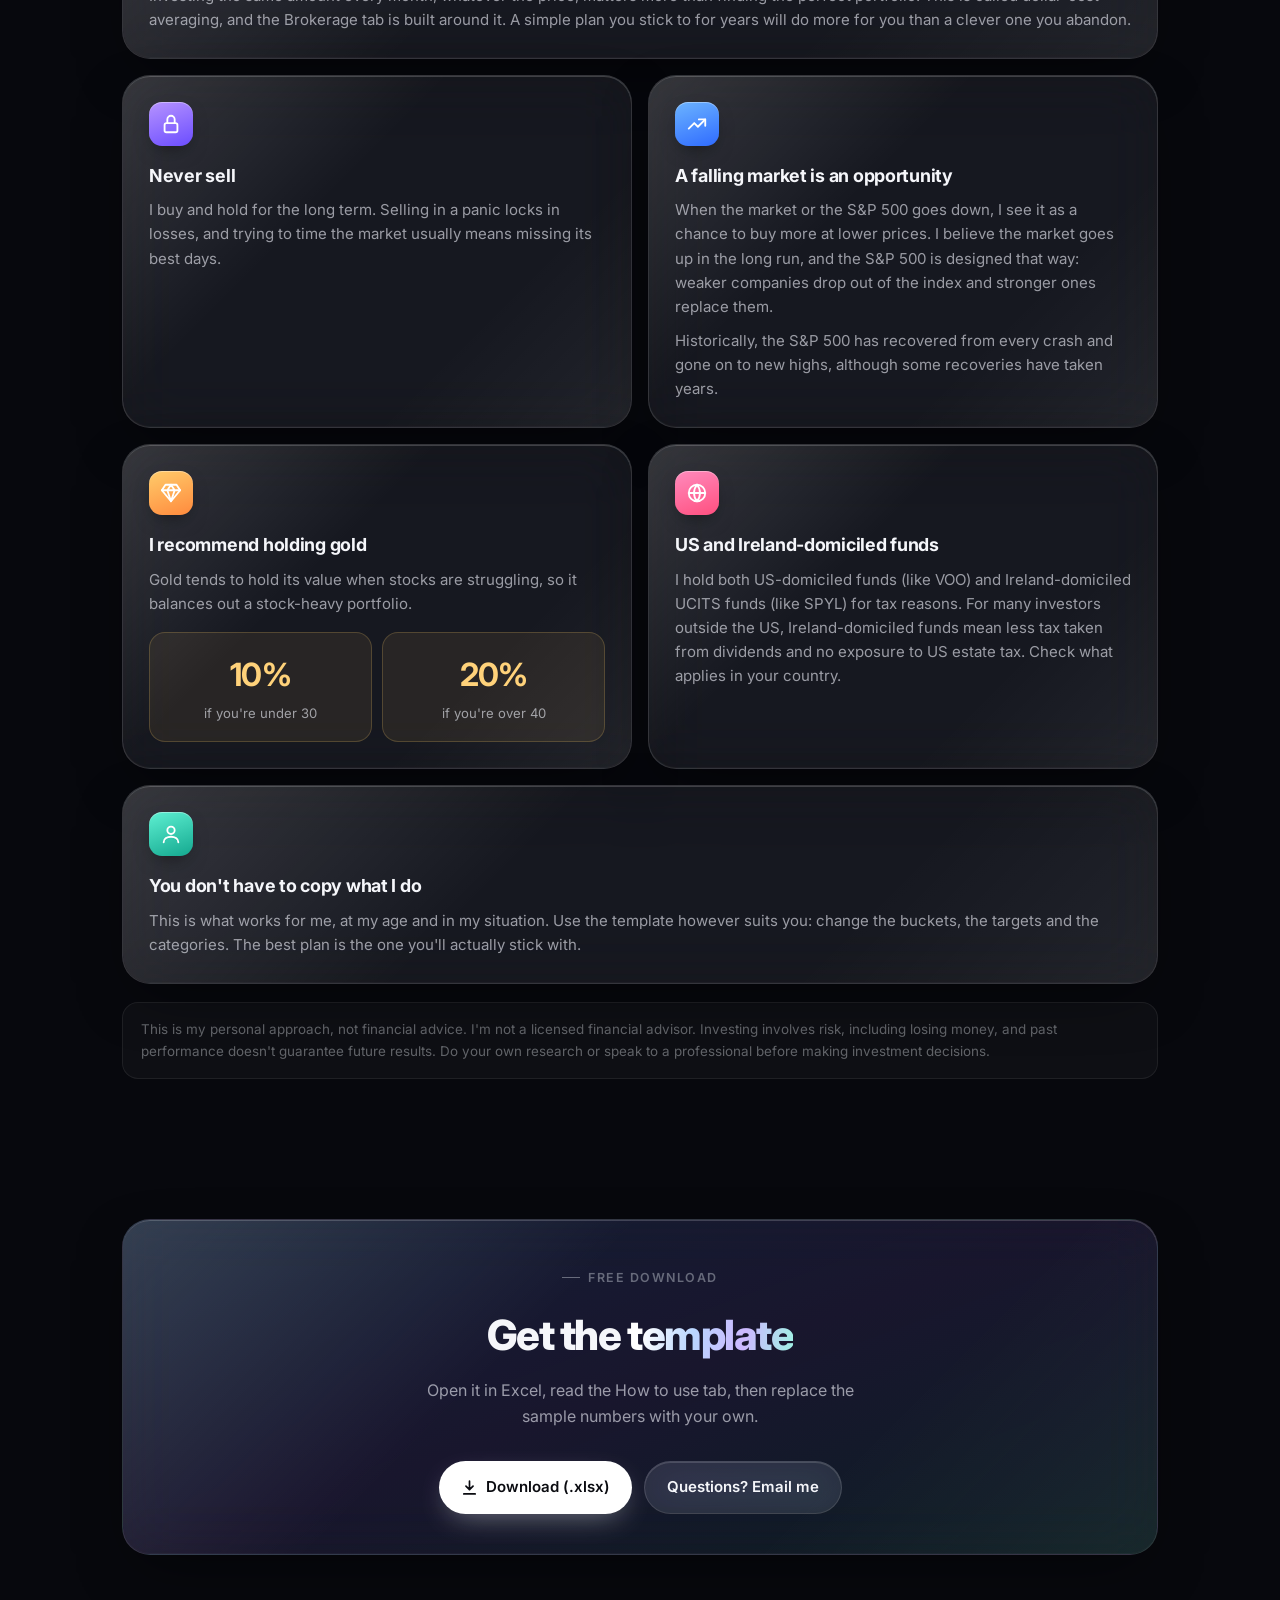
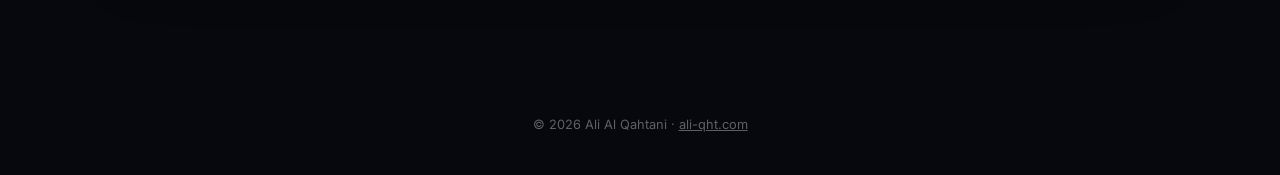
<file: finance-master-sheet.html>
<!DOCTYPE html>
<html lang="en">
<head>
<meta charset="UTF-8">
<meta name="viewport" content="width=device-width, initial-scale=1.0, viewport-fit=cover">
<meta name="theme-color" content="#07080d">
<title>Personal Finance Master Sheet — Free Excel Template · Ali Al Qahtani</title>
<meta name="description" content="A free Excel template that tracks your budget, bank accounts, investments, assets, debts and net worth, with a dashboard that turns it all into charts.">
<link rel="canonical" href="https://ali-qht.com/finance-master-sheet.html">
<meta property="og:type" content="article">
<meta property="og:url" content="https://ali-qht.com/finance-master-sheet.html">
<meta property="og:title" content="Personal Finance Master Sheet — Free Excel Template">
<meta property="og:description" content="Budget, investments, assets, debts and net worth in one file, with a dashboard of charts.">
<meta property="og:image" content="https://ali-qht.com/assets/templates/finance-dashboard.webp">
<meta name="twitter:card" content="summary_large_image">
<link rel="icon" href="data:image/svg+xml,<svg xmlns='http://www.w3.org/2000/svg' viewBox='0 0 64 64'><rect width='64' height='64' rx='16' fill='%2307080d'/><text x='50%' y='54%' text-anchor='middle' dominant-baseline='middle' font-family='-apple-system,Helvetica,Arial' font-weight='700' font-size='30' fill='white'>AQ</text></svg>">
<link rel="preconnect" href="https://fonts.googleapis.com">
<link rel="preconnect" href="https://fonts.gstatic.com" crossorigin>
<link href="https://fonts.googleapis.com/css2?family=Inter:wght@400;500;600;700;800&display=swap" rel="stylesheet">
<link rel="stylesheet" href="assets/site.css">
<style>
  main{max-width:1080px}
  .bar{position:fixed;top:14px;left:50%;transform:translateX(-50%);z-index:50;display:flex;align-items:center;gap:6px;padding:6px;border-radius:999px;width:max-content;max-width:calc(100% - 24px)}
  .bar a{display:inline-flex;align-items:center;gap:7px;padding:9px 16px;border-radius:999px;font-size:.88rem;font-weight:500;color:var(--muted);transition:color .3s,background .3s}
  .bar a:hover{color:var(--text);background:rgba(255,255,255,.08)}
  .bar a.dlbar{background:#fff;color:#0a0b10;font-weight:600}
  .bar a.dlbar:hover{background:#e9ecf3}
  .bar svg{width:16px;height:16px}
  .bar .brand img{width:26px;height:26px;border-radius:50%;object-fit:cover}

  .t-hero{padding:40px 0 30px}
  .t-hero h1{font-size:clamp(2.3rem,6vw,4rem);font-weight:800;letter-spacing:-.045em;line-height:1.04;margin:6px 0 16px}
  .t-hero .sub{font-size:1.1rem;max-width:640px}
  .meta-row{display:flex;flex-wrap:wrap;gap:8px;margin-top:22px}
  .notice{display:flex;gap:14px;align-items:flex-start;padding:16px 18px;border-radius:18px;margin-top:26px;max-width:640px;
    background:rgba(255,180,90,.08);border:1px solid rgba(255,180,90,.22)}
  .notice svg{width:20px;height:20px;color:var(--amber);flex-shrink:0;margin-top:2px}
  .notice b{display:block;font-size:.95rem;margin-bottom:2px}
  .notice span{color:var(--muted);font-size:.88rem}

  .shots{display:grid;gap:16px}
  .shot{padding:10px;cursor:zoom-in}
  .shot img{width:100%;border-radius:18px;background:#000}
  .shot figcaption{display:flex;justify-content:space-between;align-items:center;gap:12px;padding:12px 8px 4px;font-size:.88rem;color:var(--muted)}
  .shot figcaption b{color:var(--text);font-weight:600}
  .shots-2{display:grid;grid-template-columns:1.6fr 1fr;gap:16px;align-items:start}

  .tabs-grid{display:grid;grid-template-columns:repeat(auto-fill,minmax(230px,1fr));gap:12px}
  .tabc{padding:18px 18px 16px;border-radius:20px;background:rgba(255,255,255,.04);border:1px solid var(--stroke-soft)}
  .tabc b{display:block;font-size:.8rem;letter-spacing:.08em;text-transform:uppercase;color:var(--blue);margin-bottom:6px}
  .tabc span{color:var(--muted);font-size:.9rem}

  .steps{display:grid;grid-template-columns:repeat(4,1fr);gap:12px;counter-reset:s}
  .step{padding:20px;border-radius:20px;background:rgba(255,255,255,.04);border:1px solid var(--stroke-soft);counter-increment:s}
  .step::before{content:counter(s);display:grid;place-items:center;width:30px;height:30px;border-radius:50%;margin-bottom:12px;
    font-weight:700;font-size:.85rem;color:#0a0b10;background:#fff}
  .step b{display:block;margin-bottom:4px}
  .step span{color:var(--muted);font-size:.88rem}

  .rules{display:grid;grid-template-columns:repeat(2,1fr);gap:16px}
  .rule{padding:26px}
  .rule .ri{width:44px;height:44px;border-radius:13px;display:grid;place-items:center;margin-bottom:16px;
    box-shadow:inset 0 1px 0 rgba(255,255,255,.35),0 8px 20px -8px rgba(0,0,0,.6)}
  .rule .ri svg{width:22px;height:22px;color:#fff}
  .rule h3{font-size:1.12rem;letter-spacing:-.015em;margin-bottom:8px}
  .rule p{color:var(--muted);font-size:.94rem}
  .rule p+p{margin-top:10px}
  .rule.wide{grid-column:span 2}
  .gold-split{display:grid;grid-template-columns:1fr 1fr;gap:10px;margin-top:16px}
  .gold-split div{padding:16px;border-radius:16px;background:rgba(255,204,107,.08);border:1px solid rgba(255,204,107,.2);text-align:center}
  .gold-split strong{display:block;font-size:2rem;letter-spacing:-.03em;color:#ffd27a}
  .gold-split span{font-size:.82rem;color:var(--muted)}
  .disclaimer{margin-top:18px;padding:16px 18px;border-radius:16px;font-size:.84rem;color:var(--faint);
    background:rgba(255,255,255,.03);border:1px solid var(--stroke-soft)}

  .dl-card{padding:40px;text-align:center;background:linear-gradient(160deg,rgba(90,162,255,.16),rgba(160,123,255,.12) 50%,rgba(63,224,197,.1))}
  .dl-card h2{font-size:clamp(1.8rem,4vw,2.6rem);font-weight:800;letter-spacing:-.035em}
  .dl-card p{color:var(--muted);margin:10px auto 26px;max-width:460px}
  .dl-card .cta{justify-content:center}

  .lightbox{position:fixed;inset:0;z-index:100;display:none;place-items:center;padding:20px;background:rgba(5,6,10,.85);
    backdrop-filter:blur(14px);-webkit-backdrop-filter:blur(14px);cursor:zoom-out}
  .lightbox.open{display:grid}
  .lightbox img{max-width:100%;max-height:90vh;border-radius:14px;box-shadow:0 30px 80px rgba(0,0,0,.6)}

  @media (max-width:900px){.shots-2{grid-template-columns:1fr}.steps{grid-template-columns:1fr 1fr}}
  @media (max-width:760px){
    main{padding:90px 16px 50px}
    .bar .hide-sm{display:none}
    .rules{grid-template-columns:1fr}.rule.wide{grid-column:auto}
    .rule{padding:22px}
    .dl-card{padding:30px 20px}
    footer{padding-bottom:40px}
  }
  @media (max-width:440px){.steps{grid-template-columns:1fr}}
</style>
</head>
<body>

<div class="progress" id="progress" aria-hidden="true"></div>
<div class="bg" aria-hidden="true">
  <div class="blob b1"></div><div class="blob b2"></div><div class="blob b3"></div><div class="blob b4"></div>
</div>
<div class="grid-lines" aria-hidden="true"></div>
<div class="grain" aria-hidden="true"></div>

<nav class="bar glass" aria-label="Page">
  <a href="index.html#library">
    <svg viewBox="0 0 24 24" fill="none" stroke="currentColor" stroke-width="2.2" stroke-linecap="round" stroke-linejoin="round"><path d="M19 12H5M11 18l-6-6 6-6"/></svg>
    Library</a>
  <a href="index.html" class="brand hide-sm"><img src="assets/avatar.webp" alt="">Ali Al Qahtani</a>
  <a href="files/Personal-Finance-Master-Sheet-Template.xlsx" download class="dlbar">
    <svg viewBox="0 0 24 24" fill="none" stroke="currentColor" stroke-width="2.4" stroke-linecap="round" stroke-linejoin="round"><path d="M12 3v12m0 0-5-5m5 5 5-5M4 21h16"/></svg>
    Download</a>
</nav>

<main>

  <!-- ============ HERO ============ -->
  <section class="t-hero">
    <div class="reveal">
      <div class="eyebrow">Free template · Excel</div>
      <h1>Personal Finance <span class="grad">Master Sheet</span></h1>
      <p class="sub">One file that tracks your monthly budget, bank accounts, investments, assets, debts and net worth over time. The dashboard turns it all into charts.</p>
      <div class="meta-row">
        <span class="chip">11 tabs</span>
        <span class="chip">Excel (.xlsx) · 190 KB</span>
        <span class="chip">Sample data included</span>
        <span class="chip">Live prices with Microsoft 365</span>
      </div>
      <div class="cta" style="margin-top:26px">
        <a class="btn btn-primary" href="files/Personal-Finance-Master-Sheet-Template.xlsx" download>
          <svg viewBox="0 0 24 24" fill="none" stroke="currentColor" stroke-width="2.4" stroke-linecap="round" stroke-linejoin="round"><path d="M12 3v12m0 0-5-5m5 5 5-5M4 21h16"/></svg>
          Download the template</a>
        <a class="btn btn-glass" href="#how-i-invest">How I invest</a>
      </div>
      <div class="notice">
        <svg viewBox="0 0 24 24" fill="none" stroke="currentColor" stroke-width="2" stroke-linecap="round" stroke-linejoin="round"><path d="M21 12a9 9 0 1 1-3-6.7L21 8"/><path d="M21 3v5h-5"/></svg>
        <div><b>This isn't the latest version.</b><span>I keep improving the spreadsheet I use myself, and this template will be updated as it changes. Check back for new versions.</span></div>
      </div>
    </div>
  </section>

  <!-- ============ SCREENSHOTS ============ -->
  <section style="padding-top:20px">
    <div class="shots">
      <figure class="shot glass reveal">
        <img src="assets/templates/finance-dashboard.webp" alt="Dashboard tab with cash flow, net worth over time, budget, net worth, brokerage, digital assets and a $1M goal chart" loading="lazy">
        <figcaption><b>Dashboard</b><span>Every tab, summed up in charts</span></figcaption>
      </figure>
      <div class="shots-2">
        <figure class="shot glass reveal">
          <img src="assets/templates/finance-budget.webp" alt="Budget tab with monthly budget, spending by category, accounts and emergency fund" loading="lazy">
          <figcaption><b>Budget</b><span>Needs, wants, investing and your emergency fund</span></figcaption>
        </figure>
        <figure class="shot glass reveal">
          <img src="assets/templates/finance-rebalancing.webp" alt="Rebalancing calculator showing target and current weights for each bucket and how much to buy" loading="lazy">
          <figcaption><b>Rebalancing calculator</b><span>Tells you what to buy each month</span></figcaption>
        </figure>
      </div>
    </div>
    <p style="color:var(--faint);font-size:.82rem;margin-top:12px">All numbers in the screenshots and the file are made up for illustration.</p>
  </section>

  <!-- ============ WHAT'S INSIDE ============ -->
  <section>
    <div class="reveal" style="margin-bottom:24px">
      <div class="eyebrow">What's inside</div>
      <h2 class="title">Tab by tab</h2>
      <p class="sub">You only type into the input cells. Totals, percentages, currency conversions and charts are formulas that update by themselves.</p>
    </div>
    <div class="tabs-grid reveal">
      <div class="tabc"><b>How to use</b><span>Start here: what the file does and how to fill it in.</span></div>
      <div class="tabc"><b>Dashboard</b><span>Charts only. Nothing to type.</span></div>
      <div class="tabc"><b>Budget</b><span>Salary and every monthly outflow, sorted into Needs, Wants, Invest and Venture. Plus bank accounts and emergency fund months.</span></div>
      <div class="tabc"><b>Net worth</b><span>One row per month, so you can watch your net worth grow and see a projected date for your first $1M.</span></div>
      <div class="tabc"><b>Brokerage</b><span>Your holdings with live prices, grouped into buckets, and a rebalancing calculator.</span></div>
      <div class="tabc"><b>Digital assets</b><span>Crypto holdings with live prices and a log of every purchase.</span></div>
      <div class="tabc"><b>Real estate</b><span>Any property you own. Equity flows into your net worth.</span></div>
      <div class="tabc"><b>Business assets</b><span>Your share of any business you own.</span></div>
      <div class="tabc"><b>Personal assets</b><span>Things with resale value, like a car or a watch.</span></div>
      <div class="tabc"><b>Retirement</b><span>Pension contributions from your payslip.</span></div>
      <div class="tabc"><b>Liabilities</b><span>Loans and card balances, subtracted from your net worth.</span></div>
    </div>
  </section>

  <!-- ============ MONTHLY ROUTINE ============ -->
  <section>
    <div class="reveal" style="margin-bottom:24px">
      <div class="eyebrow">Monthly routine</div>
      <h2 class="title">Ten minutes a month</h2>
    </div>
    <div class="steps reveal">
      <div class="step"><b>Banks</b><span>Update each balance in Budget → Accounts.</span></div>
      <div class="step"><b>Investments</b><span>Update share counts and log the month's deposit.</span></div>
      <div class="step"><b>Snapshot</b><span>In Net worth, add the new month and paste the Present row as values.</span></div>
      <div class="step"><b>Review</b><span>Open the Dashboard and check the trend.</span></div>
    </div>
    <p style="color:var(--faint);font-size:.84rem;margin-top:14px">Live stock and crypto prices use Excel's Stocks data type, which needs Microsoft 365. The Solana price feed only works in Excel for Windows.</p>
  </section>

  <!-- ============ HOW I INVEST ============ -->
  <section id="how-i-invest">
    <div class="reveal" style="margin-bottom:24px">
      <div class="eyebrow">My approach</div>
      <h2 class="title">How I invest</h2>
      <p class="sub">The template is built around how I manage my own money. Here's the thinking behind it.</p>
    </div>

    <div class="rules">
      <article class="rule card glass spot wide reveal">
        <div class="ri i-about"><svg viewBox="0 0 24 24" fill="none" stroke="currentColor" stroke-width="2" stroke-linecap="round" stroke-linejoin="round"><path d="M3 3v18h18"/><path d="m7 15 4-4 3 3 5-6"/></svg></div>
        <h3>Consistency beats the perfect strategy</h3>
        <p>Investing the same amount every month, whatever the price, matters more than finding the perfect portfolio. This is called dollar-cost averaging, and the Brokerage tab is built around it. A simple plan you stick to for years will do more for you than a clever one you abandon.</p>
      </article>

      <article class="rule card glass spot reveal">
        <div class="ri i-work"><svg viewBox="0 0 24 24" fill="none" stroke="currentColor" stroke-width="2" stroke-linecap="round" stroke-linejoin="round"><rect x="5" y="11" width="14" height="10" rx="2"/><path d="M8 11V7a4 4 0 0 1 8 0v4"/></svg></div>
        <h3>Never sell</h3>
        <p>I buy and hold for the long term. Selling in a panic locks in losses, and trying to time the market usually means missing its best days.</p>
      </article>

      <article class="rule card glass spot reveal">
        <div class="ri i-home"><svg viewBox="0 0 24 24" fill="none" stroke="currentColor" stroke-width="2" stroke-linecap="round" stroke-linejoin="round"><path d="M3 17l6-6 4 4 8-8"/><path d="M14 7h7v7"/></svg></div>
        <h3>A falling market is an opportunity</h3>
        <p>When the market or the S&amp;P 500 goes down, I see it as a chance to buy more at lower prices. I believe the market goes up in the long run, and the S&amp;P 500 is designed that way: weaker companies drop out of the index and stronger ones replace them.</p>
        <p>Historically, the S&amp;P 500 has recovered from every crash and gone on to new highs, although some recoveries have taken years.</p>
      </article>

      <article class="rule card glass spot reveal">
        <div class="ri i-lib"><svg viewBox="0 0 24 24" fill="none" stroke="currentColor" stroke-width="2" stroke-linecap="round" stroke-linejoin="round"><path d="M6 3h12l4 6-10 12L2 9z"/><path d="M2 9h20M12 21 8 9l4-6 4 6-4 12"/></svg></div>
        <h3>I recommend holding gold</h3>
        <p>Gold tends to hold its value when stocks are struggling, so it balances out a stock-heavy portfolio.</p>
        <div class="gold-split">
          <div><strong>10%</strong><span>if you're under 30</span></div>
          <div><strong>20%</strong><span>if you're over 40</span></div>
        </div>
      </article>

      <article class="rule card glass spot reveal">
        <div class="ri i-contact"><svg viewBox="0 0 24 24" fill="none" stroke="currentColor" stroke-width="2" stroke-linecap="round" stroke-linejoin="round"><circle cx="12" cy="12" r="9"/><path d="M3 12h18M12 3a14 14 0 0 1 0 18M12 3a14 14 0 0 0 0 18"/></svg></div>
        <h3>US and Ireland-domiciled funds</h3>
        <p>I hold both US-domiciled funds (like VOO) and Ireland-domiciled UCITS funds (like SPYL) for tax reasons. For many investors outside the US, Ireland-domiciled funds mean less tax taken from dividends and no exposure to US estate tax. Check what applies in your country.</p>
      </article>

      <article class="rule card glass spot wide reveal">
        <div class="ri i-about"><svg viewBox="0 0 24 24" fill="none" stroke="currentColor" stroke-width="2" stroke-linecap="round" stroke-linejoin="round"><circle cx="12" cy="8" r="4"/><path d="M4 21c0-4 4-6 8-6s8 2 8 6"/></svg></div>
        <h3>You don't have to copy what I do</h3>
        <p>This is what works for me, at my age and in my situation. Use the template however suits you: change the buckets, the targets and the categories. The best plan is the one you'll actually stick with.</p>
      </article>
    </div>

    <div class="disclaimer reveal">This is my personal approach, not financial advice. I'm not a licensed financial advisor. Investing involves risk, including losing money, and past performance doesn't guarantee future results. Do your own research or speak to a professional before making investment decisions.</div>
  </section>

  <!-- ============ DOWNLOAD ============ -->
  <section>
    <div class="dl-card glass spot reveal">
      <div class="eyebrow" style="justify-content:center">Free download</div>
      <h2>Get the <span class="grad">template</span></h2>
      <p>Open it in Excel, read the How to use tab, then replace the sample numbers with your own.</p>
      <div class="cta">
        <a class="btn btn-primary" href="files/Personal-Finance-Master-Sheet-Template.xlsx" download>
          <svg viewBox="0 0 24 24" fill="none" stroke="currentColor" stroke-width="2.4" stroke-linecap="round" stroke-linejoin="round"><path d="M12 3v12m0 0-5-5m5 5 5-5M4 21h16"/></svg>
          Download (.xlsx)</a>
        <a class="btn btn-glass" href="mailto:ali.qahtani@proton.me?subject=Personal%20Finance%20Master%20Sheet">Questions? Email me</a>
      </div>
    </div>
  </section>
</main>

<footer>© <span id="year"></span> Ali Al Qahtani · <a href="index.html" style="text-decoration:underline">ali-qht.com</a></footer>

<div class="lightbox" id="lightbox" role="dialog" aria-label="Screenshot"><img alt=""></div>

<script>
const reduce = matchMedia("(prefers-reduced-motion: reduce)").matches;
const io = new IntersectionObserver(es => es.forEach(e => {
  if (e.isIntersecting){ const t = e.target; t.classList.add("in"); io.unobserve(t); setTimeout(() => t.style.transitionDelay = "", 1300); }
}), { threshold:.1, rootMargin:"0px 0px -40px 0px" });
document.querySelectorAll(".reveal").forEach((el,i) => { el.style.transitionDelay = (i%3)*80+"ms"; io.observe(el); });

document.querySelectorAll("h2.title").forEach(h => {
  let i = 0; const label = h.textContent;
  h.innerHTML = label.split(" ").map(w => `<span class="wd">${[...w].map(c => `<span class="ch" style="transition-delay:${(i++)*22}ms">${c}</span>`).join("")}</span>`).join(" ");
  h.setAttribute("aria-label", label);
});

const prog = document.getElementById("progress");
const setProg = () => { const m = document.documentElement.scrollHeight - innerHeight; prog.style.transform = `scaleX(${m>0 ? scrollY/m : 0})`; };
addEventListener("scroll", setProg, { passive:true }); setProg();

document.addEventListener("pointermove", e => {
  const c = e.target.closest(".spot"); if (!c) return;
  const r = c.getBoundingClientRect();
  c.style.setProperty("--mx", (e.clientX-r.left)+"px"); c.style.setProperty("--my", (e.clientY-r.top)+"px");
});

if (!reduce && matchMedia("(hover: hover) and (pointer: fine)").matches) {
  document.querySelectorAll(".btn").forEach(b => {
    b.classList.add("mag");
    b.addEventListener("pointermove", e => { const r = b.getBoundingClientRect();
      b.style.transform = `translate(${(e.clientX-r.left-r.width/2)*.18}px, ${(e.clientY-r.top-r.height/2)*.28}px)`; });
    b.addEventListener("pointerleave", () => b.style.transform = "");
  });
}

const lb = document.getElementById("lightbox"), lbImg = lb.querySelector("img");
document.querySelectorAll(".shot").forEach(f => f.addEventListener("click", () => {
  const img = f.querySelector("img"); lbImg.src = img.src; lbImg.alt = img.alt; lb.classList.add("open");
}));
lb.addEventListener("click", () => lb.classList.remove("open"));
addEventListener("keydown", e => { if (e.key === "Escape") lb.classList.remove("open"); });

document.getElementById("year").textContent = new Date().getFullYear();
</script>
</body>
</html>
</file>
<file: assets/site.css>
/* ============ TOKENS ============ */
:root{
  --bg:#07080d;
  --text:#f5f6fa;
  --muted:rgba(235,238,245,.62);
  --faint:rgba(235,238,245,.38);
  --glass:rgba(255,255,255,.065);
  --glass-strong:rgba(255,255,255,.11);
  --stroke:rgba(255,255,255,.13);
  --stroke-soft:rgba(255,255,255,.07);
  --blue:#5aa2ff; --violet:#a07bff; --teal:#3fe0c5; --amber:#ffb45a; --pink:#ff6fa8;
  --radius:28px;
  --font:-apple-system,BlinkMacSystemFont,"SF Pro Display","Inter",system-ui,sans-serif;
  --ease:cubic-bezier(.22,1,.36,1);
  --spring:cubic-bezier(.34,1.45,.64,1);
}
*{box-sizing:border-box;margin:0;padding:0}
html{scroll-behavior:smooth;-webkit-text-size-adjust:100%}
body{
  font-family:var(--font);background:var(--bg);color:var(--text);
  line-height:1.6;-webkit-font-smoothing:antialiased;overflow-x:hidden;
  min-height:100vh;
}
a{color:inherit;text-decoration:none}
img{display:block;max-width:100%}
::selection{background:rgba(90,162,255,.35)}

/* ============ ANIMATED BACKGROUND ============ */
.bg{position:fixed;inset:0;z-index:-2;overflow:hidden;background:
  radial-gradient(120% 80% at 50% -10%,#141a33 0%,var(--bg) 60%)}
.blob{position:absolute;border-radius:50%;opacity:.55;will-change:transform;mix-blend-mode:screen}
.b1{width:60vmax;height:60vmax;left:-18vmax;top:-20vmax;
  background:radial-gradient(circle,rgba(90,162,255,.75) 0%,rgba(90,162,255,0) 62%);
  animation:drift1 26s var(--ease) infinite alternate}
.b2{width:55vmax;height:55vmax;right:-20vmax;top:10vh;
  background:radial-gradient(circle,rgba(160,123,255,.7) 0%,rgba(160,123,255,0) 62%);
  animation:drift2 32s var(--ease) infinite alternate}
.b3{width:50vmax;height:50vmax;left:10vw;bottom:-25vmax;
  background:radial-gradient(circle,rgba(63,224,197,.5) 0%,rgba(63,224,197,0) 62%);
  animation:drift3 28s var(--ease) infinite alternate}
.b4{width:34vmax;height:34vmax;right:8vw;bottom:-8vmax;
  background:radial-gradient(circle,rgba(255,111,168,.45) 0%,rgba(255,111,168,0) 62%);
  animation:drift4 22s var(--ease) infinite alternate}
@keyframes drift1{to{transform:translate3d(22vw,18vh,0) scale(1.15)}}
@keyframes drift2{to{transform:translate3d(-26vw,24vh,0) scale(.9)}}
@keyframes drift3{to{transform:translate3d(30vw,-22vh,0) scale(1.2)}}
@keyframes drift4{to{transform:translate3d(-30vw,-34vh,0) scale(1.1)}}
.grain{position:fixed;inset:-50%;z-index:-1;pointer-events:none;opacity:.07;
  background-image:url("data:image/svg+xml,%3Csvg xmlns='http://www.w3.org/2000/svg' width='160' height='160'%3E%3Cfilter id='n'%3E%3CfeTurbulence type='fractalNoise' baseFrequency='.9' numOctaves='3' stitchTiles='stitch'/%3E%3C/filter%3E%3Crect width='100%25' height='100%25' filter='url(%23n)'/%3E%3C/svg%3E");
  animation:grain 8s steps(8) infinite}
@keyframes grain{
  0%,100%{transform:translate(0,0)}25%{transform:translate(-3%,2%)}
  50%{transform:translate(2%,-3%)}75%{transform:translate(-2%,-1%)}}
.grid-lines{position:fixed;inset:0;z-index:-1;pointer-events:none;
  background-image:linear-gradient(rgba(255,255,255,.025) 1px,transparent 1px),linear-gradient(90deg,rgba(255,255,255,.025) 1px,transparent 1px);
  background-size:64px 64px;
  mask-image:radial-gradient(ellipse at 50% 30%,#000 10%,transparent 70%);
  -webkit-mask-image:radial-gradient(ellipse at 50% 30%,#000 10%,transparent 70%)}

/* ============ GLASS ============ */
.glass{
  position:relative;background:var(--glass);
  backdrop-filter:blur(28px) saturate(180%);-webkit-backdrop-filter:blur(28px) saturate(180%);
  border:1px solid var(--stroke);border-radius:var(--radius);
  box-shadow:inset 0 1px 0 rgba(255,255,255,.18),inset 0 -1px 0 rgba(255,255,255,.03),0 20px 60px -20px rgba(0,0,0,.6);
  overflow:hidden;isolation:isolate;
}
.glass::before{ /* specular sheen */
  content:"";position:absolute;inset:0;border-radius:inherit;pointer-events:none;z-index:-1;
  background:linear-gradient(135deg,rgba(255,255,255,.14) 0%,rgba(255,255,255,0) 38%,rgba(255,255,255,0) 70%,rgba(255,255,255,.05) 100%);
}
.spot::after{ /* cursor spotlight */
  content:"";position:absolute;inset:0;border-radius:inherit;pointer-events:none;z-index:-1;opacity:0;
  background:radial-gradient(420px circle at var(--mx,50%) var(--my,50%),rgba(255,255,255,.10),transparent 45%);
  transition:opacity .4s var(--ease);
}
.spot:hover::after{opacity:1}

/* ============ DESKTOP NAV ============ */
.topnav{position:fixed;top:18px;left:50%;transform:translateX(-50%);z-index:50;
  display:flex;align-items:center;gap:4px;padding:6px;border-radius:999px}
.topnav a{position:relative;z-index:1;padding:9px 18px;border-radius:999px;font-size:.88rem;font-weight:500;color:var(--muted);transition:color .3s}
.topnav a:hover,.topnav a.active{color:var(--text)}
.topnav .pill{position:absolute;z-index:0;top:6px;bottom:6px;border-radius:999px;
  background:rgba(255,255,255,.14);box-shadow:inset 0 1px 0 rgba(255,255,255,.25);
  transition:left .5s var(--spring),width .5s var(--spring)}
.topnav .brand{display:flex;align-items:center;gap:8px;padding:4px 14px 4px 4px;margin-right:4px;border-right:1px solid var(--stroke-soft);color:var(--text)}
.topnav .brand img{width:30px;height:30px;border-radius:50%;object-fit:cover}
.topnav .brand span{font-weight:600;font-size:.9rem}

/* ============ MOBILE DOCK ============ */
.dock{display:none}
@media (max-width:760px){
  .topnav{display:none}
  .dock{
    display:grid;grid-template-columns:repeat(5,1fr);position:fixed;z-index:60;
    left:14px;right:14px;bottom:calc(10px + env(safe-area-inset-bottom));
    max-width:440px;margin:0 auto;height:64px;padding:5px;border-radius:999px;overflow:visible;
    background:rgba(255,255,255,.07);
    backdrop-filter:blur(24px) saturate(180%);-webkit-backdrop-filter:blur(24px) saturate(180%);
    border:1px solid rgba(255,255,255,.14);
    box-shadow:inset 0 1px 0 rgba(255,255,255,.18),inset 0 -1px 0 rgba(255,255,255,.04),0 12px 34px -8px rgba(0,0,0,.6);
  }
  .dock::before{border-radius:999px}
  .tab-pill{position:absolute;top:5px;bottom:5px;left:5px;width:calc((100% - 10px)/5);border-radius:999px;
    background:rgba(255,255,255,.13);border:1px solid rgba(255,255,255,.2);
    box-shadow:inset 0 1px 0 rgba(255,255,255,.28),0 4px 14px -4px rgba(0,0,0,.4);
    transform:translateX(calc(var(--i,0)*100%));transition:transform .5s var(--spring)}
  .dock a{position:relative;z-index:1;display:flex;flex-direction:column;align-items:center;justify-content:center;gap:3px;
    border-radius:999px;color:rgba(255,255,255,.72);font-size:.66rem;font-weight:500;letter-spacing:.01em;
    -webkit-tap-highlight-color:transparent;transition:color .3s,transform .25s var(--ease)}
  .dock a svg{width:23px;height:23px;transition:fill .2s}
  .dock a.active{color:#fff}
  .dock a.active svg{fill:currentColor}
  .dock a:active{transform:scale(.92)}
}
.i-home{background:linear-gradient(160deg,#6cb4ff,#2f6bff)}
.i-lib{background:linear-gradient(160deg,#ffcc6b,#ff8a3d)}
.i-work{background:linear-gradient(160deg,#b693ff,#6b4dff)}
.i-about{background:linear-gradient(160deg,#5ef0d2,#14a88f)}
.i-contact{background:linear-gradient(160deg,#ff8bbd,#ff4f7f)}

/* ============ LAYOUT ============ */
main{max-width:1180px;margin:0 auto;padding:110px 22px 60px}
section{padding:70px 0;scroll-margin-top:80px}
.eyebrow{display:inline-flex;align-items:center;gap:8px;font-size:.78rem;font-weight:600;letter-spacing:.12em;text-transform:uppercase;color:var(--faint);margin-bottom:14px}
.eyebrow::before{content:"";width:18px;height:1px;background:currentColor}
h2.title{font-size:clamp(2rem,4.6vw,3rem);font-weight:700;letter-spacing:-.035em;line-height:1.1;margin-bottom:12px}
.sub{color:var(--muted);max-width:560px;font-size:1.04rem}
.grad{background:linear-gradient(100deg,#fff 10%,#b9d6ff 40%,#cdb8ff 70%,#9ff3e3);-webkit-background-clip:text;background-clip:text;color:transparent}

/* reveal */
.reveal{opacity:0;transform:translateY(28px) scale(.985);filter:blur(6px);transition:opacity 1s var(--ease),transform 1s var(--ease),filter 1s var(--ease)}
.reveal.in{opacity:1;transform:none;filter:none}

/* ============ HERO ============ */
.hero{padding-top:20px;display:grid;grid-template-columns:1.3fr .9fr;gap:22px;align-items:stretch;min-height:calc(100vh - 150px);min-height:calc(100svh - 150px)}
.hero-main{display:flex;flex-direction:column;justify-content:center}
.hero-main{padding:44px}
.status{display:inline-flex;align-items:center;gap:8px;padding:6px 12px 6px 10px;border-radius:999px;font-size:.8rem;color:var(--muted);background:rgba(255,255,255,.06);border:1px solid var(--stroke-soft);margin-bottom:26px}
.status i{width:8px;height:8px;border-radius:50%;background:var(--teal);box-shadow:0 0 0 0 rgba(63,224,197,.6);animation:pulse 2.4s infinite}
@keyframes pulse{70%{box-shadow:0 0 0 8px rgba(63,224,197,0)}100%{box-shadow:0 0 0 0 rgba(63,224,197,0)}}
.hero h1{font-size:clamp(3rem,7vw,5rem);line-height:1.02;letter-spacing:-.045em;font-weight:800}
.hero p.lead{color:var(--muted);font-size:1.12rem;margin-top:20px;max-width:520px}
.rotator{display:inline-block;position:relative;height:1.2em;vertical-align:bottom;overflow:hidden}
.rotator span{display:block;animation:rot 9s var(--ease) infinite}
@keyframes rot{0%,28%{transform:translateY(0)}33%,61%{transform:translateY(-1.2em)}66%,94%{transform:translateY(-2.4em)}100%{transform:translateY(-3.6em)}}
.rotator b{display:block;height:1.2em;font-weight:inherit}
.cta{display:flex;flex-wrap:wrap;gap:12px;margin-top:32px}
.btn{display:inline-flex;align-items:center;gap:8px;padding:13px 22px;border-radius:999px;font-weight:600;font-size:.94rem;transition:transform .3s var(--spring),background .3s,box-shadow .3s}
.btn:hover{transform:translateY(-2px)}
.btn:active{transform:scale(.96)}
.btn-primary{background:#fff;color:#0a0b10;box-shadow:0 10px 30px -10px rgba(255,255,255,.45)}
.btn-glass{background:rgba(255,255,255,.08);border:1px solid var(--stroke);box-shadow:inset 0 1px 0 rgba(255,255,255,.15);backdrop-filter:blur(20px);-webkit-backdrop-filter:blur(20px)}
.btn-glass:hover{background:rgba(255,255,255,.14)}
.btn svg{width:17px;height:17px}

.hero-card{display:flex;flex-direction:column}
.hero-photo{position:relative;flex:1;min-height:300px;overflow:hidden;display:grid;place-items:center;
  border-radius:calc(var(--radius) - 1px) calc(var(--radius) - 1px) 0 0;isolation:isolate;transform:translateZ(0);
  -webkit-mask-image:-webkit-radial-gradient(white,black);mask-image:radial-gradient(white,black)}
.scene{position:absolute;inset:0;width:100%;height:100%;object-fit:cover;object-position:50% 62%;
  transform-origin:50% 60%;animation:drift 40s ease-in-out infinite alternate}
@keyframes drift{0%{transform:scale(1.06) translate3d(0,0,0)}100%{transform:scale(1.16) translate3d(-2.5%,-1.5%,0)}}
.hero-photo::after{content:"";position:absolute;inset:0;pointer-events:none;
  background:linear-gradient(180deg,rgba(7,8,13,.05) 0%,rgba(7,8,13,0) 45%,rgba(7,8,13,.55) 85%,rgba(7,8,13,.75) 100%)}
.hero-photo::before{content:"";position:absolute;inset:-20%;z-index:1;pointer-events:none;mix-blend-mode:soft-light;
  background:linear-gradient(110deg,transparent 40%,rgba(255,255,255,.35) 50%,transparent 60%);
  animation:shimmer 14s ease-in-out infinite}
@keyframes shimmer{0%,70%{transform:translateX(-60%)}100%{transform:translateX(60%)}}
.portrait{position:relative;z-index:2;width:150px;height:150px;align-self:start;margin-top:clamp(26px,6vw,64px)}
.portrait img{width:100%;height:100%;border-radius:50%;object-fit:cover;border:3px solid rgba(255,255,255,.85);
  box-shadow:0 0 0 8px rgba(255,255,255,.04),0 24px 50px -16px rgba(0,0,0,.7)}
.hero-id{position:relative;z-index:3;display:flex;align-items:center;justify-content:space-between;gap:14px;padding:16px 20px;margin:-56px 16px 16px;border-radius:20px}
.hero-id strong{display:block;font-size:1rem}
.hero-id small{color:var(--muted);font-size:.82rem}
.stats{display:grid;grid-template-columns:repeat(3,1fr);gap:10px;padding:0 16px 16px}
.stat{padding:14px 12px;border-radius:18px;background:rgba(255,255,255,.05);border:1px solid var(--stroke-soft);text-align:center}
.stat b{display:block;font-size:1.25rem;letter-spacing:-.02em}
.stat span{font-size:.72rem;color:var(--faint)}

/* ============ LIBRARY ============ */
.lib-head{display:flex;justify-content:space-between;align-items:flex-end;gap:20px;flex-wrap:wrap;margin-bottom:28px}
.seg{display:inline-grid;grid-template-columns:repeat(3,1fr);position:relative;padding:4px;border-radius:999px}
.seg button{position:relative;z-index:1;border:0;background:none;color:var(--muted);font:600 .86rem var(--font);padding:9px 18px;min-width:104px;border-radius:999px;cursor:pointer;transition:color .3s}
.seg button.on{color:#0a0b10}
.seg .knob{position:absolute;top:4px;bottom:4px;left:4px;width:calc((100% - 8px)/3);border-radius:999px;background:#fff;transform:translateX(calc(var(--i,0)*100%));transition:transform .45s var(--spring);box-shadow:0 4px 14px -4px rgba(0,0,0,.4)}
.lib-grid{display:grid;grid-template-columns:repeat(auto-fill,minmax(250px,1fr));gap:16px}
.item{padding:22px;display:flex;flex-direction:column;gap:14px;min-height:230px;transition:transform .5s var(--spring),border-color .3s}
.item:hover{transform:translateY(-6px);border-color:rgba(255,255,255,.22)}
.item.hide{display:none}
.item .top{display:flex;justify-content:space-between;align-items:center}
.app-ico{width:48px;height:48px;border-radius:14px;display:grid;place-items:center;box-shadow:inset 0 1px 0 rgba(255,255,255,.35),0 8px 20px -8px rgba(0,0,0,.6)}
.app-ico svg{width:24px;height:24px;color:#fff}
.chip{font-size:.72rem;font-weight:600;padding:4px 10px;border-radius:999px;background:rgba(255,255,255,.08);border:1px solid var(--stroke-soft);color:var(--muted)}
.chip.soon{color:var(--amber);border-color:rgba(255,180,90,.25);background:rgba(255,180,90,.08)}
.item h3{font-size:1.08rem;letter-spacing:-.01em}
.item p{color:var(--muted);font-size:.9rem;flex:1}
.item .meta{display:flex;justify-content:space-between;align-items:center;font-size:.8rem;color:var(--faint)}
.dl{display:inline-flex;align-items:center;gap:6px;padding:8px 14px;border-radius:999px;font-weight:600;font-size:.82rem;color:var(--text);background:rgba(255,255,255,.1);border:1px solid var(--stroke-soft);transition:background .3s}
.dl:hover{background:rgba(255,255,255,.18)}
.dl[aria-disabled="true"]{opacity:.45;pointer-events:none}
.dl svg{width:14px;height:14px}

/* ============ WORK ============ */
.bento{display:grid;grid-template-columns:repeat(6,1fr);gap:16px}
.span-4{grid-column:span 4}.span-2{grid-column:span 2}.span-3{grid-column:span 3}.span-6{grid-column:span 6}
.card{padding:28px}
.card h3{font-size:1.2rem;letter-spacing:-.015em}
.card .org{color:var(--blue);font-size:.9rem;font-weight:500;margin:2px 0 14px}
.card .when{font-size:.78rem;color:var(--faint);font-weight:600;letter-spacing:.04em;text-transform:uppercase}
.card ul{list-style:none;display:grid;gap:10px}
.card li{color:var(--muted);font-size:.93rem;padding-left:20px;position:relative}
.card li::before{content:"";position:absolute;left:0;top:.62em;width:8px;height:8px;border-radius:50%;background:linear-gradient(135deg,var(--blue),var(--violet))}
.big-num{font-size:3.4rem;font-weight:800;letter-spacing:-.05em;line-height:1}
.honours{display:flex;flex-direction:column;justify-content:space-between;gap:18px;
  background:linear-gradient(160deg,rgba(160,123,255,.22),rgba(90,162,255,.08))}
.certs{display:grid;gap:10px;margin-top:6px}
.cert{display:flex;align-items:center;gap:14px;padding:12px 14px;border-radius:16px;background:rgba(255,255,255,.04);border:1px solid var(--stroke-soft)}
.cert .g{width:36px;height:36px;border-radius:10px;display:grid;place-items:center;flex-shrink:0;background:#fff}
.cert .g svg{width:20px;height:20px}
.cert b{display:block;font-size:.92rem;font-weight:600}
.cert span{font-size:.78rem;color:var(--faint)}
.proj{padding:0;display:flex;flex-direction:column}
.proj .shot{height:190px;overflow:hidden;border-bottom:1px solid var(--stroke-soft)}
.proj .shot img{width:100%;height:100%;object-fit:cover;object-position:top;transition:transform 1.2s var(--ease)}
.proj:hover .shot img{transform:scale(1.06)}
.proj .body{padding:22px 24px 24px}
.proj p{color:var(--muted);font-size:.9rem;margin:6px 0 14px}
.tags{display:flex;flex-wrap:wrap;gap:6px}

.cert-grid{grid-template-columns:repeat(auto-fill,minmax(310px,1fr))}
.proj.wide{flex-direction:row}
.proj.wide .shot{width:46%;height:auto;min-height:240px;border-bottom:0;border-right:1px solid var(--stroke-soft);flex-shrink:0}
.proj.wide .body{align-self:center}
@media (max-width:760px){.proj.wide{flex-direction:column}.proj.wide .shot{width:100%;height:190px;min-height:0;border-right:0;border-bottom:1px solid var(--stroke-soft)}.cert-grid{grid-template-columns:1fr}}
/* ============ ABOUT ============ */
.about{display:grid;grid-template-columns:1fr 1fr;gap:16px}
.about .card p{color:var(--muted)}
.about .card p+p{margin-top:14px}
.skillset{display:flex;flex-wrap:wrap;gap:8px;margin-top:6px}
.skill{padding:8px 14px;border-radius:12px;font-size:.86rem;font-weight:500;background:rgba(255,255,255,.06);border:1px solid var(--stroke-soft);transition:background .3s,transform .3s var(--spring)}
.skill:hover{background:rgba(255,255,255,.12);transform:translateY(-2px)}
.interests{display:grid;grid-template-columns:repeat(3,1fr);gap:10px;margin-top:18px}
.interest{padding:16px;border-radius:18px;background:rgba(255,255,255,.04);border:1px solid var(--stroke-soft)}
.interest svg{width:22px;height:22px;margin-bottom:10px;color:var(--teal)}
.interest b{display:block;font-size:.9rem}
.interest span{font-size:.78rem;color:var(--faint)}

/* ============ CONTACT ============ */
.contact{padding:56px 44px;text-align:center;
  background:linear-gradient(160deg,rgba(90,162,255,.16),rgba(160,123,255,.12) 50%,rgba(63,224,197,.1))}
.contact h2{font-size:clamp(2rem,5vw,3.2rem);font-weight:800;letter-spacing:-.04em;line-height:1.08}
.contact p{color:var(--muted);margin:14px auto 30px;max-width:460px}
.contact .cta{justify-content:center}

footer{text-align:center;color:var(--faint);font-size:.8rem;padding:30px 20px 40px}

.status-row{display:flex;flex-wrap:wrap;gap:8px;margin-bottom:26px}
.status .sep{width:1px;height:12px;background:var(--stroke);margin:0 4px}
.hero .role{font-size:clamp(1.35rem,2.6vw,2rem);font-weight:700;letter-spacing:-.025em;line-height:1.2;margin-top:10px;max-width:560px}
.hero .role.sweep{display:block}
.li-btn{width:38px;height:38px;border-radius:12px;display:grid;place-items:center;flex-shrink:0;color:#fff;
  background:rgba(255,255,255,.1);border:1px solid var(--stroke-soft);transition:background .3s,transform .3s var(--spring)}
.li-btn:hover{background:#0a66c2;transform:translateY(-2px)}
.li-btn svg{width:17px;height:17px}
.status-row .status{margin-bottom:0}
.flag{width:30px;height:auto;border-radius:2px;flex-shrink:0;box-shadow:0 0 0 1px rgba(255,255,255,.18)}
.status.based{color:var(--text)}
/* ============ MICRO-ANIMATIONS ============ */
.progress{position:fixed;top:0;left:0;right:0;height:2px;z-index:80;transform-origin:0 50%;transform:scaleX(0);
  background:linear-gradient(90deg,var(--blue),var(--violet),var(--teal))}
.hero h1 .w{display:inline-block;opacity:0;transform:translateY(.45em);filter:blur(8px);
  animation:wordIn .9s var(--ease) forwards}
@keyframes wordIn{to{opacity:1;transform:none;filter:none}}
.hero .sweep{display:inline;-webkit-mask-image:linear-gradient(90deg,#000 45%,transparent 55%);mask-image:linear-gradient(90deg,#000 45%,transparent 55%);
  -webkit-mask-size:250% 100%;mask-size:250% 100%;-webkit-mask-position:100% 0;mask-position:100% 0;
  animation:sweep 1.6s var(--ease) .55s forwards}
@keyframes sweep{to{-webkit-mask-position:0 0;mask-position:0 0}}
h2.title .wd{display:inline-block;white-space:nowrap}
h2.title .ch{display:inline-block;opacity:0;transform:translateY(.5em) rotate(4deg);transition:opacity .6s var(--ease),transform .6s var(--ease)}
.reveal.in h2.title .ch{opacity:1;transform:none}
.tilt{transition:transform .5s var(--ease),border-color .3s}
.tilt.tilting{transition:transform .12s linear,border-color .3s}
.btn.mag{transition:transform .25s var(--ease),background .3s,box-shadow .3s}
@keyframes jiggle{0%{transform:rotate(0)}20%{transform:rotate(-9deg) scale(.92)}45%{transform:rotate(7deg)}65%{transform:rotate(-4deg)}85%{transform:rotate(2deg)}100%{transform:none}}
.dock a.jiggle .ico{animation:jiggle .5s var(--ease)}
.status i{will-change:box-shadow}
@media (prefers-reduced-motion:reduce){
  .hero h1 .w,.hero h1 .sweep,h2.title .ch{opacity:1!important;transform:none!important;filter:none!important;-webkit-mask-image:none!important;mask-image:none!important}
}
/* ============ RESPONSIVE ============ */
@media (max-width:900px){
  .hero{grid-template-columns:1fr;min-height:0}
  .span-4,.span-2,.span-3{grid-column:span 6}
  .about{grid-template-columns:1fr}
}
@media (max-width:760px){
  main{padding:30px 16px calc(130px + env(safe-area-inset-bottom))}
  section{padding:48px 0}
  .hero{padding-top:10px}
  .hero-card{order:-1}
  .hero-photo{min-height:250px}
  .hero-main{padding:30px 24px}
  .card{padding:22px}
  .contact{padding:40px 22px}
  .interests{grid-template-columns:1fr 1fr 1fr}
  .seg{width:100%}
  .seg button{padding:9px 8px;min-width:0}
  .glass{backdrop-filter:blur(22px) saturate(170%);-webkit-backdrop-filter:blur(22px) saturate(170%)}
  footer{padding-bottom:calc(120px + env(safe-area-inset-bottom))}
}
@media (max-width:420px){
  .interests{grid-template-columns:1fr}
}

@media (prefers-reduced-motion:reduce){
  *,*::before,*::after{animation:none!important;transition:none!important}
  .reveal{opacity:1;transform:none;filter:none}
}
</file>
